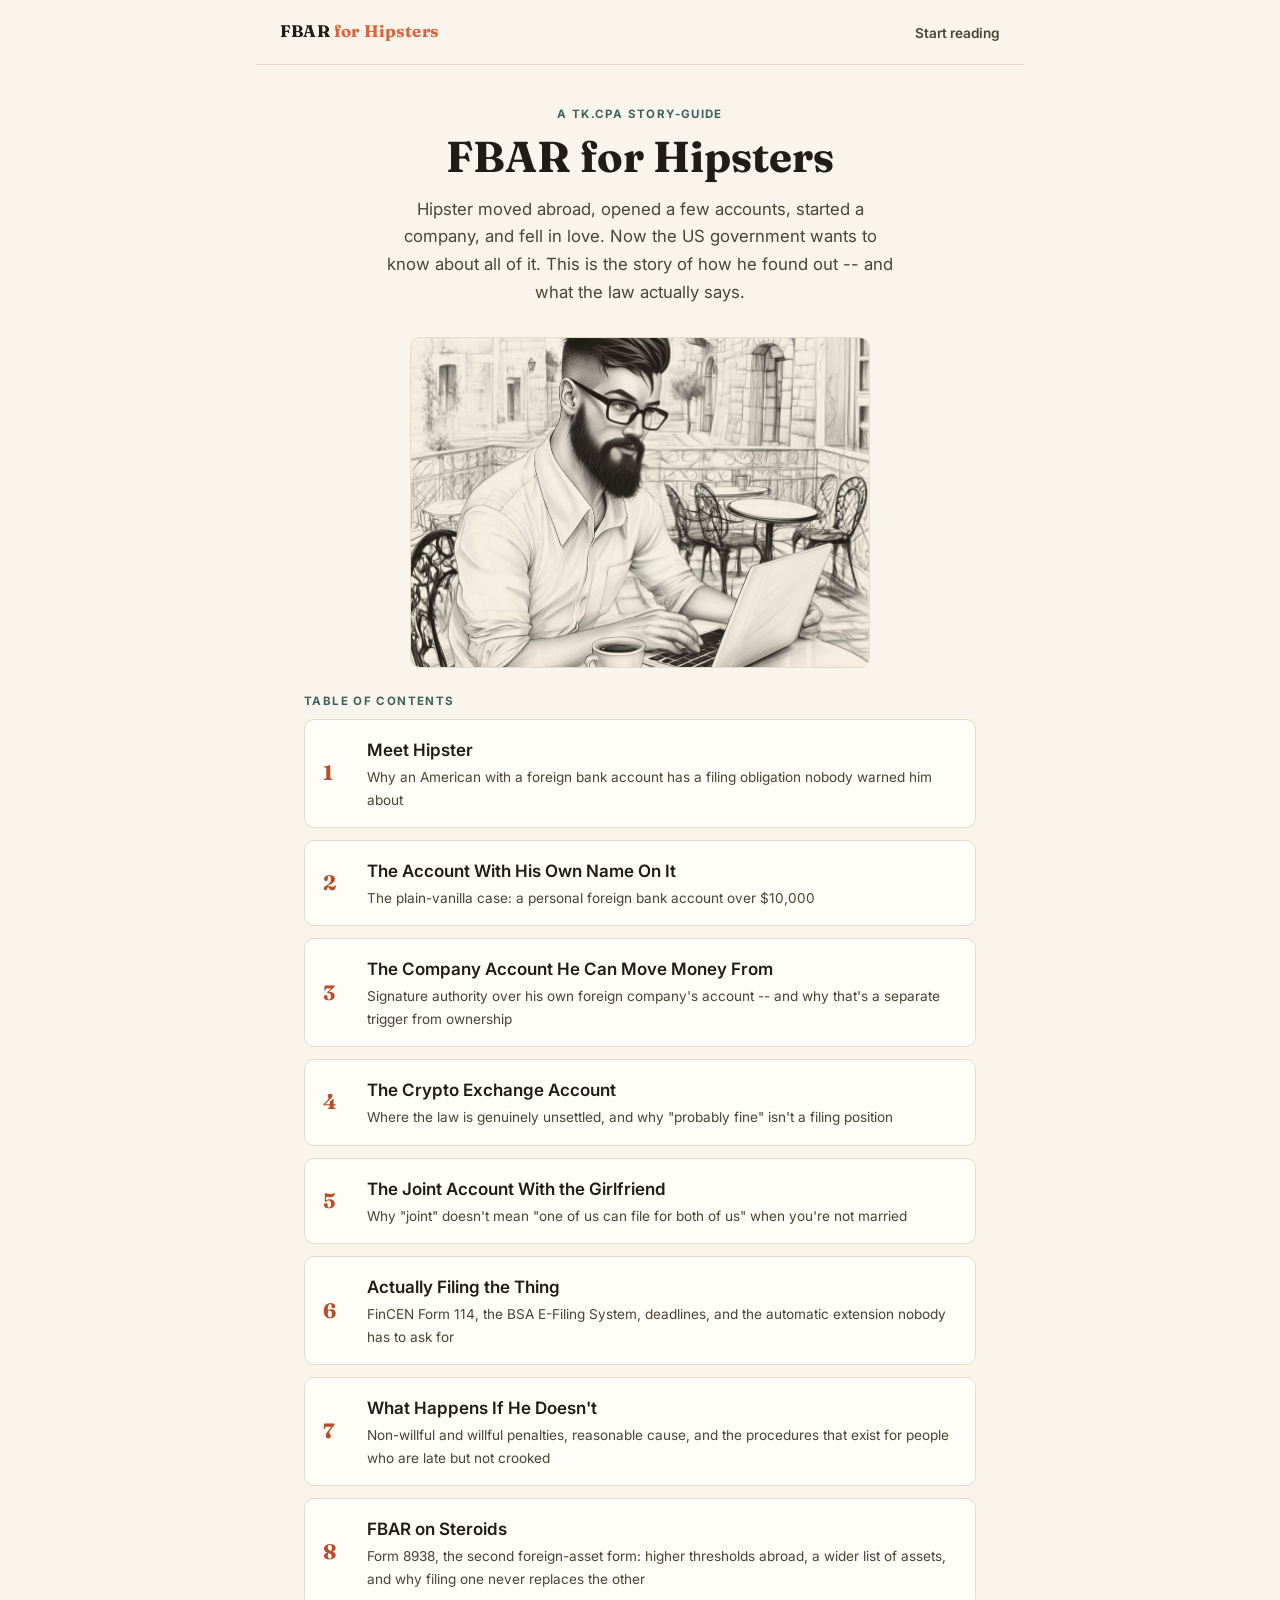
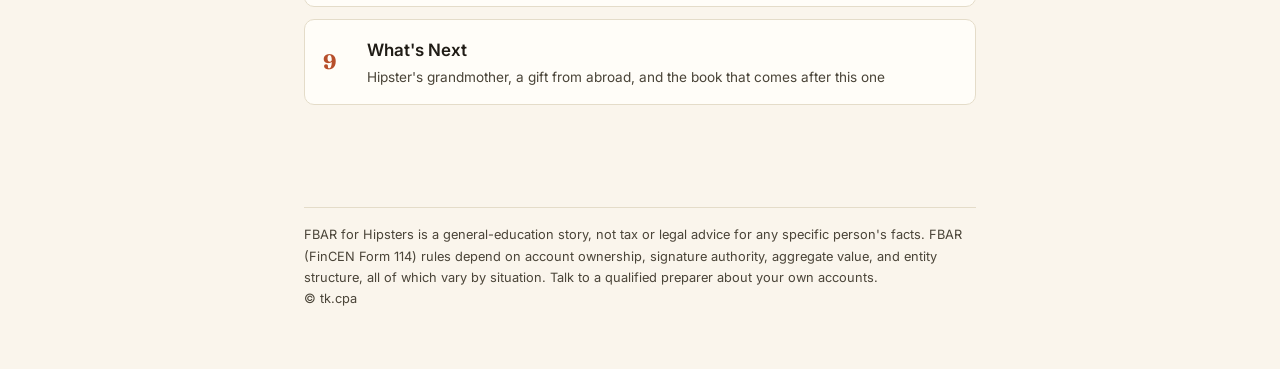
<file: index.html>
<!doctype html>
<html lang="en">
<head>
<meta charset="utf-8">
<meta name="viewport" content="width=device-width, initial-scale=1">
<title>FBAR for Hipsters -- The Foreign Bank Account Report, Explained Through One Very Confused Expat</title>
<meta name="description" content="FBAR for Hipsters walks through FinCEN Form 114 -- the Report of Foreign Bank and Financial Accounts -- through the story of Hipster, an expat entrepreneur who has no idea why the US government cares about his bank account in another country.">
<link rel="canonical" href="https://fbarbook.com/">
<link rel="stylesheet" href="assets/style.css">
<meta property="og:type" content="book">
<meta property="og:title" content="FBAR for Hipsters">
<meta property="og:description" content="The Report of Foreign Bank and Financial Accounts, explained through one very confused expat entrepreneur.">
<meta property="og:url" content="https://fbarbook.com/">
<meta name="twitter:card" content="summary">
<script type="application/ld+json">
{
  "@context": "https://schema.org",
  "@type": "Book",
  "name": "FBAR for Hipsters",
  "description": "A story-driven guide to FinCEN Form 114 (the FBAR) for US persons with foreign financial accounts, told through the story of an expat entrepreneur named Hipster.",
  "author": {"@type":"Organization","name":"tk.cpa"},
  "inLanguage": "en",
  "url": "https://fbarbook.com/",
  "genre": "Educational",
  "about": {"@type":"Thing","name":"Report of Foreign Bank and Financial Accounts (FBAR)"}
}
</script>
</head>
<body>
<header class="site-header">
  <a class="brand" href="index.html">FBAR <span>for Hipsters</span></a>
  <nav><a href="01-meet-hipster.html">Start reading</a></nav>
</header>

<main class="page cover">
  <p class="kicker">A tk.cpa story-guide</p>
  <h1>FBAR for Hipsters</h1>
  <p class="lede">Hipster moved abroad, opened a few accounts, started a company, and fell in love. Now the US government wants to know about all of it. This is the story of how he found out -- and what the law actually says.</p>
  <div class="illo has-img cover-illo">
    <img src="assets/images/01-hipster-intro.jpg" alt="Hipster, bearded and bespectacled, working on a laptop at a cafe table on a terrace abroad, with a cup of coffee beside him." loading="lazy" width="960" height="691">
  </div>
</main>

<main class="page" style="padding-top:0;">
  <p class="kicker">Table of contents</p>
  <ol class="toc">
    <li><a href="01-meet-hipster.html"><span class="num">1</span><span><span class="t-title">Meet Hipster</span><span class="t-desc">Why an American with a foreign bank account has a filing obligation nobody warned him about</span></span></a></li>
    <li><a href="02-personal-account.html"><span class="num">2</span><span><span class="t-title">The Account With His Own Name On It</span><span class="t-desc">The plain-vanilla case: a personal foreign bank account over $10,000</span></span></a></li>
    <li><a href="03-signature-authority.html"><span class="num">3</span><span><span class="t-title">The Company Account He Can Move Money From</span><span class="t-desc">Signature authority over his own foreign company's account -- and why that's a separate trigger from ownership</span></span></a></li>
    <li><a href="04-crypto-account.html"><span class="num">4</span><span><span class="t-title">The Crypto Exchange Account</span><span class="t-desc">Where the law is genuinely unsettled, and why "probably fine" isn't a filing position</span></span></a></li>
    <li><a href="05-joint-account.html"><span class="num">5</span><span><span class="t-title">The Joint Account With the Girlfriend</span><span class="t-desc">Why "joint" doesn't mean "one of us can file for both of us" when you're not married</span></span></a></li>
    <li><a href="06-filing-the-fbar.html"><span class="num">6</span><span><span class="t-title">Actually Filing the Thing</span><span class="t-desc">FinCEN Form 114, the BSA E-Filing System, deadlines, and the automatic extension nobody has to ask for</span></span></a></li>
    <li><a href="07-penalties.html"><span class="num">7</span><span><span class="t-title">What Happens If He Doesn't</span><span class="t-desc">Non-willful and willful penalties, reasonable cause, and the procedures that exist for people who are late but not crooked</span></span></a></li>
    <li><a href="08-fbar-on-steroids.html"><span class="num">8</span><span><span class="t-title">FBAR on Steroids</span><span class="t-desc">Form 8938, the second foreign-asset form: higher thresholds abroad, a wider list of assets, and why filing one never replaces the other</span></span></a></li>
    <li><a href="09-whats-next.html"><span class="num">9</span><span><span class="t-title">What's Next</span><span class="t-desc">Hipster's grandmother, a gift from abroad, and the book that comes after this one</span></span></a></li>
  </ol>
</main>

<footer class="site-footer">
  <div class="disclaimer">FBAR for Hipsters is a general-education story, not tax or legal advice for any specific person's facts. FBAR (FinCEN Form 114) rules depend on account ownership, signature authority, aggregate value, and entity structure, all of which vary by situation. Talk to a qualified preparer about your own accounts.<br>&copy; tk.cpa</div>
</footer>
</body>
</html>
</file>
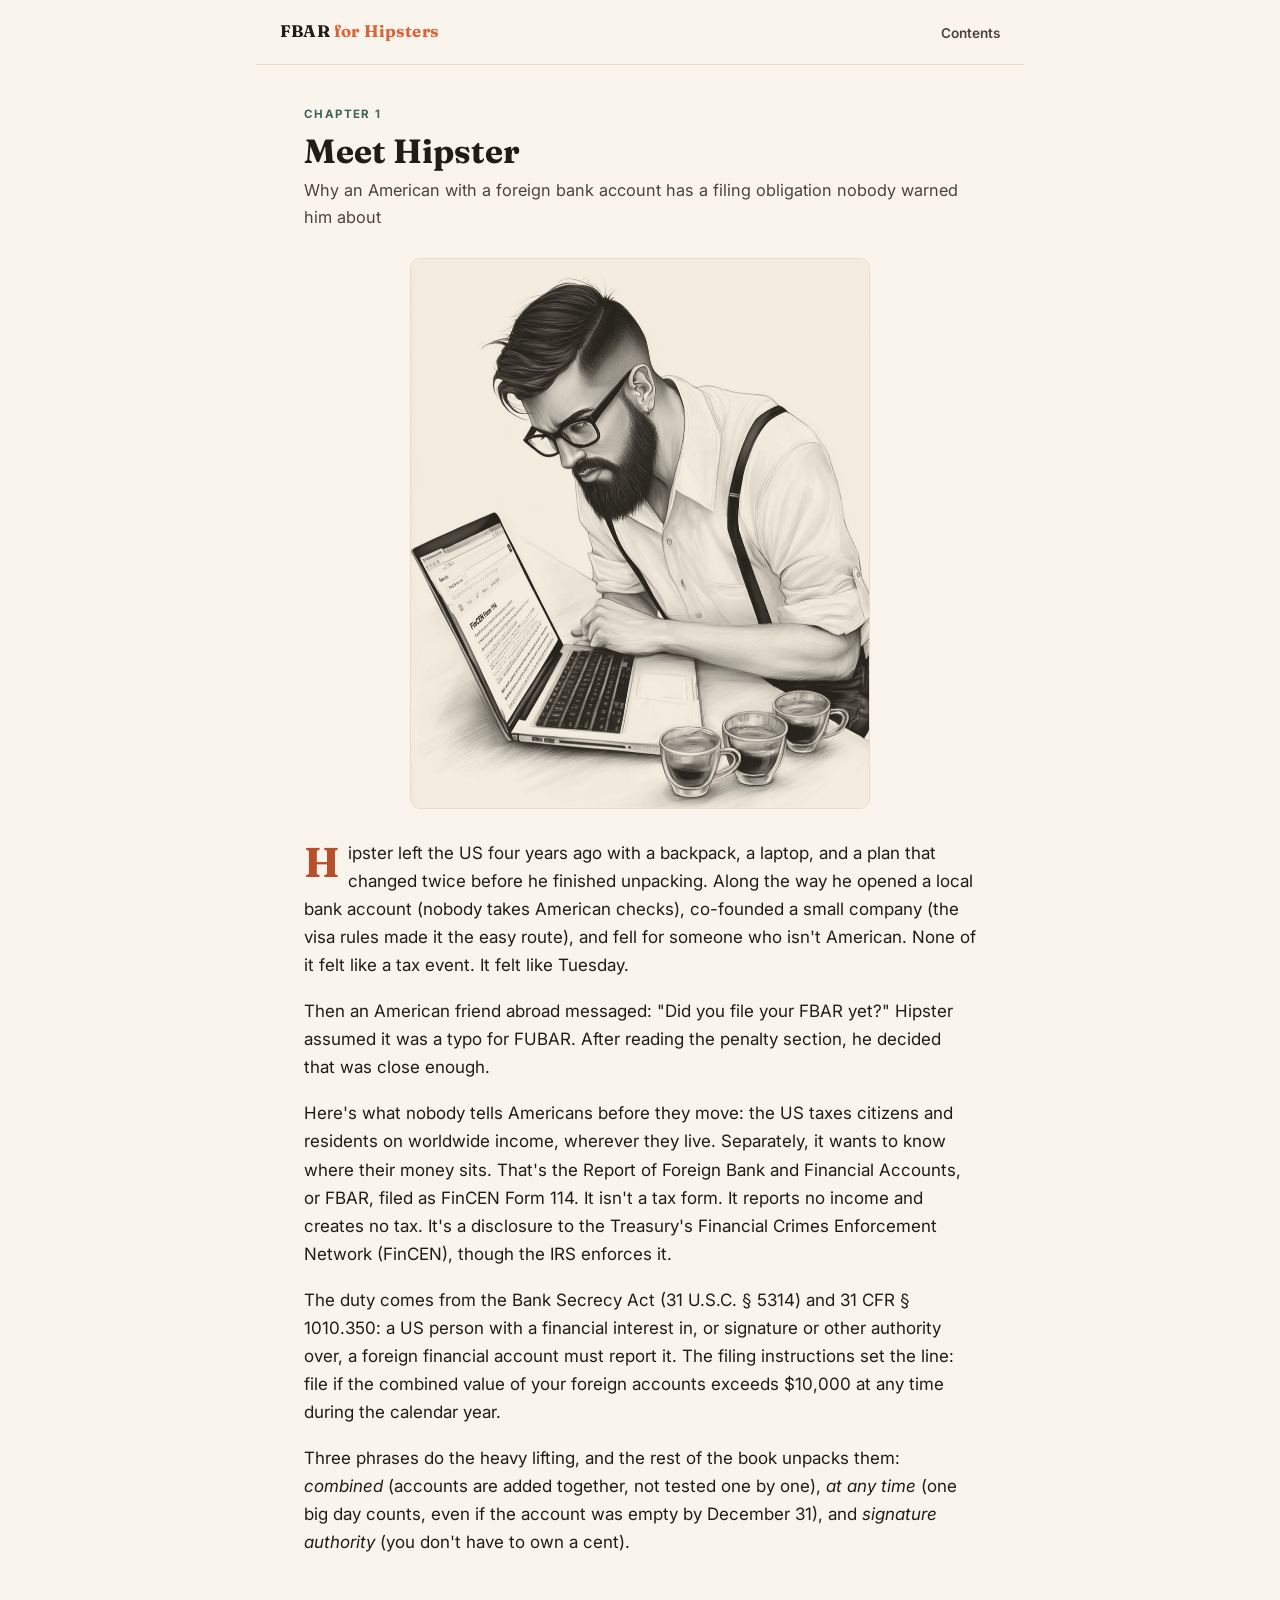
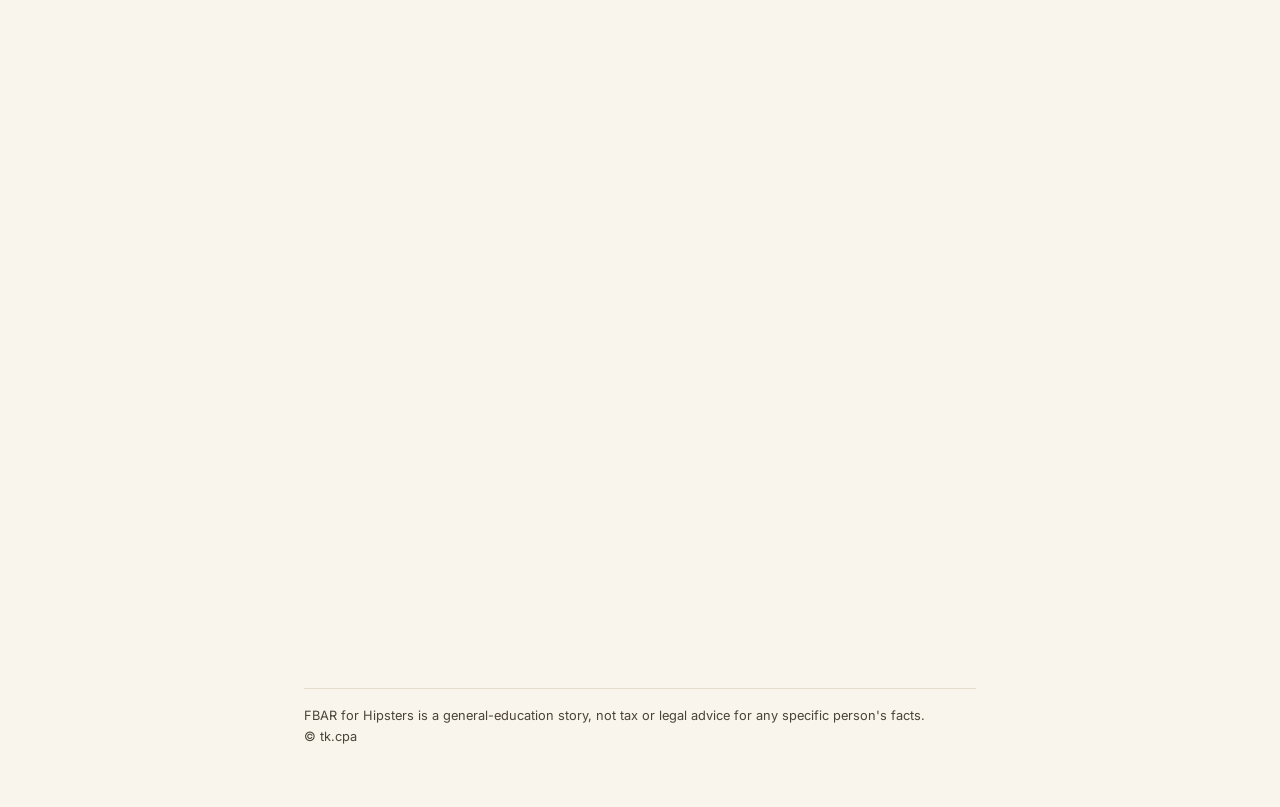
<file: 01-meet-hipster.html>
<!doctype html>
<html lang="en">
<head>
<meta charset="utf-8">
<meta name="viewport" content="width=device-width, initial-scale=1">
<title>Meet Hipster -- FBAR for Hipsters, Chapter 1</title>
<meta name="description" content="Hipster is a US person living abroad who just learned the words Foreign Bank Account Report for the first time. Chapter 1 sets up why FBAR exists and who it applies to under 31 U.S.C. 5314.">
<link rel="canonical" href="https://fbarbook.com/01-meet-hipster.html">
<link rel="stylesheet" href="assets/style.css">
</head>
<body>
<header class="site-header">
  <a class="brand" href="index.html">FBAR <span>for Hipsters</span></a>
  <nav><a href="index.html">Contents</a></nav>
</header>

<main class="page">
  <p class="kicker">Chapter 1</p>
  <h1 class="title">Meet Hipster</h1>
  <p class="subtitle">Why an American with a foreign bank account has a filing obligation nobody warned him about</p>

  <div class="illo has-img cover-illo" style="margin:0 auto 30px;"><img src="assets/images/01-meet-hipster.jpg" alt="Hipster hunched over a laptop showing a FinCEN Form 114 search result, frowning, with three small coffee cups on the table beside him." loading="lazy" width="900" height="1078"></div>

  <div class="story">
    <p>Hipster left the US four years ago with a backpack, a laptop, and a plan that changed twice before he finished unpacking. Along the way he opened a local bank account (nobody takes American checks), co-founded a small company (the visa rules made it the easy route), and fell for someone who isn't American. None of it felt like a tax event. It felt like Tuesday.</p>
    <p>Then an American friend abroad messaged: "Did you file your FBAR yet?" Hipster assumed it was a typo for FUBAR. After reading the penalty section, he decided that was close enough.</p>
    <p>Here's what nobody tells Americans before they move: the US taxes citizens and residents on worldwide income, wherever they live. Separately, it wants to know where their money sits. That's the Report of Foreign Bank and Financial Accounts, or FBAR, filed as FinCEN Form 114. It isn't a tax form. It reports no income and creates no tax. It's a disclosure to the Treasury's Financial Crimes Enforcement Network (FinCEN), though the IRS enforces it.</p>
    <p>The duty comes from the Bank Secrecy Act (31 U.S.C. &sect; 5314) and 31 CFR &sect; 1010.350: a US person with a financial interest in, or signature or other authority over, a foreign financial account must report it. The filing instructions set the line: file if the combined value of your foreign accounts exceeds $10,000 at any time during the calendar year.</p>
    <p>Three phrases do the heavy lifting, and the rest of the book unpacks them: <em>combined</em> (accounts are added together, not tested one by one), <em>at any time</em> (one big day counts, even if the account was empty by December 31), and <em>signature authority</em> (you don't have to own a cent).</p>
  </div>

  <div class="callout law">
    <h3>The Law, Actually</h3>
    <ul>
      <li><span class="cite">31 U.S.C. &sect; 5314</span> -- statutory authority for requiring US persons to report relationships with foreign financial agencies.</li>
      <li><span class="cite">31 CFR &sect; 1010.350(a)</span> -- a US person with a financial interest in, or signature or other authority over, a bank, securities, or other financial account in a foreign country must report it.</li>
      <li><span class="cite">FinCEN FBAR filing instructions</span> -- file if the aggregate value of foreign financial accounts exceeds $10,000 at any time during the calendar year; filed electronically through the BSA E-Filing System.</li>
    </ul>
  </div>

  <div class="callout bottom">
    <h3>Bottom Line</h3>
    <p>If you're a US person and your combined foreign accounts exceeded $10,000 at any time during the year, even for a day, you likely have an FBAR to file. It's separate from your tax return and has its own filing system. Next: Hipster's actual accounts, and why "foreign account" covers more than he thought.</p>
  </div>

  <nav class="pagenav">
    <a class="toc-link" href="index.html">Contents</a>
    <a class="next" href="02-personal-account.html"><span class="arrow">&rarr;</span> Chapter 2: The Personal Account</a>
  </nav>
</main>

<footer class="site-footer">
  <div class="disclaimer">FBAR for Hipsters is a general-education story, not tax or legal advice for any specific person's facts.<br>&copy; tk.cpa</div>
</footer>
</body>
</html>
</file>
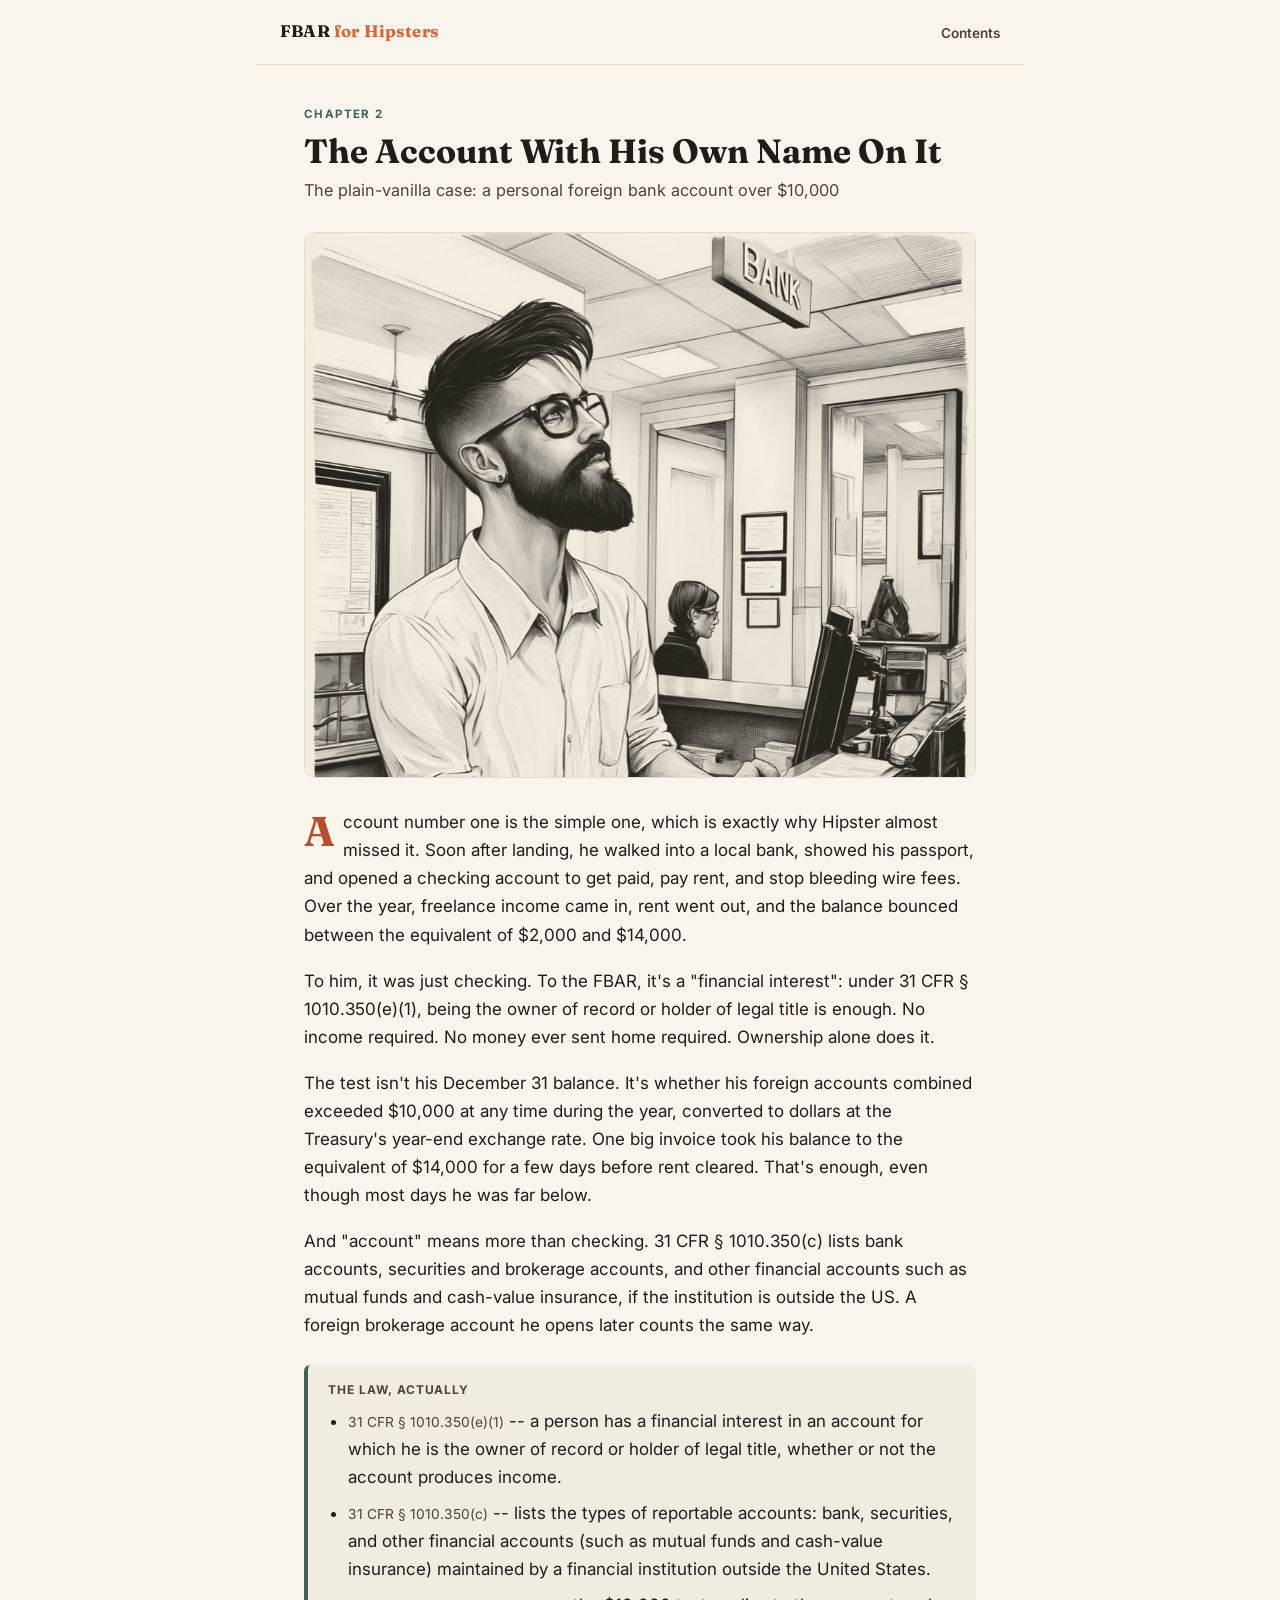
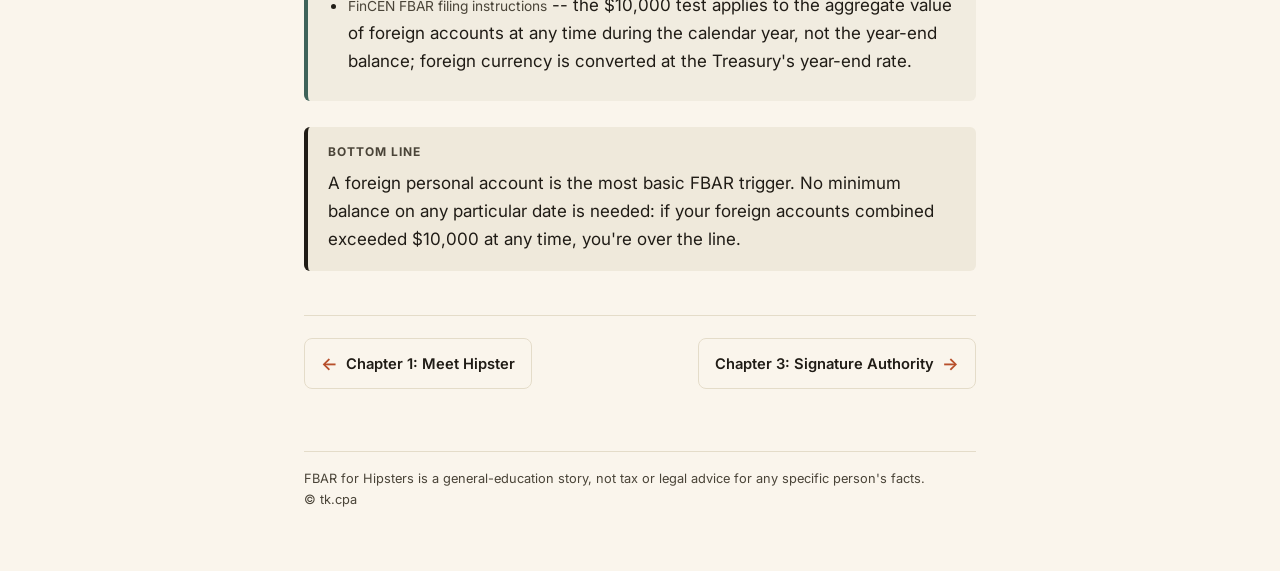
<file: 02-personal-account.html>
<!doctype html>
<html lang="en">
<head>
<meta charset="utf-8">
<meta name="viewport" content="width=device-width, initial-scale=1">
<title>The Account With His Own Name On It -- FBAR for Hipsters, Chapter 2</title>
<meta name="description" content="Chapter 2 covers the baseline FBAR case: a personal foreign bank account, financial interest under 31 CFR 1010.350(e)(1), and the $10,000 aggregate test.">
<link rel="canonical" href="https://fbarbook.com/02-personal-account.html">
<link rel="stylesheet" href="assets/style.css">
</head>
<body>
<header class="site-header">
  <a class="brand" href="index.html">FBAR <span>for Hipsters</span></a>
  <nav><a href="index.html">Contents</a></nav>
</header>

<main class="page">
  <p class="kicker">Chapter 2</p>
  <h1 class="title">The Account With His Own Name On It</h1>
  <p class="subtitle">The plain-vanilla case: a personal foreign bank account over $10,000</p>

  <div class="illo has-img"><img src="assets/images/02-bank-counter.jpg" alt="Hipster standing at a bank counter, looking up and to the side, one hand resting on a slip of paper, a teller visible in the background behind a glass partition." loading="lazy" width="920" height="748"></div>

  <div class="story">
    <p>Account number one is the simple one, which is exactly why Hipster almost missed it. Soon after landing, he walked into a local bank, showed his passport, and opened a checking account to get paid, pay rent, and stop bleeding wire fees. Over the year, freelance income came in, rent went out, and the balance bounced between the equivalent of $2,000 and $14,000.</p>
    <p>To him, it was just checking. To the FBAR, it's a "financial interest": under 31 CFR &sect; 1010.350(e)(1), being the owner of record or holder of legal title is enough. No income required. No money ever sent home required. Ownership alone does it.</p>
    <p>The test isn't his December 31 balance. It's whether his foreign accounts combined exceeded $10,000 at any time during the year, converted to dollars at the Treasury's year-end exchange rate. One big invoice took his balance to the equivalent of $14,000 for a few days before rent cleared. That's enough, even though most days he was far below.</p>
    <p>And "account" means more than checking. 31 CFR &sect; 1010.350(c) lists bank accounts, securities and brokerage accounts, and other financial accounts such as mutual funds and cash-value insurance, if the institution is outside the US. A foreign brokerage account he opens later counts the same way.</p>
  </div>

  <div class="callout law">
    <h3>The Law, Actually</h3>
    <ul>
      <li><span class="cite">31 CFR &sect; 1010.350(e)(1)</span> -- a person has a financial interest in an account for which he is the owner of record or holder of legal title, whether or not the account produces income.</li>
      <li><span class="cite">31 CFR &sect; 1010.350(c)</span> -- lists the types of reportable accounts: bank, securities, and other financial accounts (such as mutual funds and cash-value insurance) maintained by a financial institution outside the United States.</li>
      <li><span class="cite">FinCEN FBAR filing instructions</span> -- the $10,000 test applies to the aggregate value of foreign accounts at any time during the calendar year, not the year-end balance; foreign currency is converted at the Treasury's year-end rate.</li>
    </ul>
  </div>

  <div class="callout bottom">
    <h3>Bottom Line</h3>
    <p>A foreign personal account is the most basic FBAR trigger. No minimum balance on any particular date is needed: if your foreign accounts combined exceeded $10,000 at any time, you're over the line.</p>
  </div>

  <nav class="pagenav">
    <a href="01-meet-hipster.html"><span class="arrow">&larr;</span> Chapter 1: Meet Hipster</a>
    <a class="next" href="03-signature-authority.html"><span class="arrow">&rarr;</span> Chapter 3: Signature Authority</a>
  </nav>
</main>

<footer class="site-footer">
  <div class="disclaimer">FBAR for Hipsters is a general-education story, not tax or legal advice for any specific person's facts.<br>&copy; tk.cpa</div>
</footer>
</body>
</html>
</file>
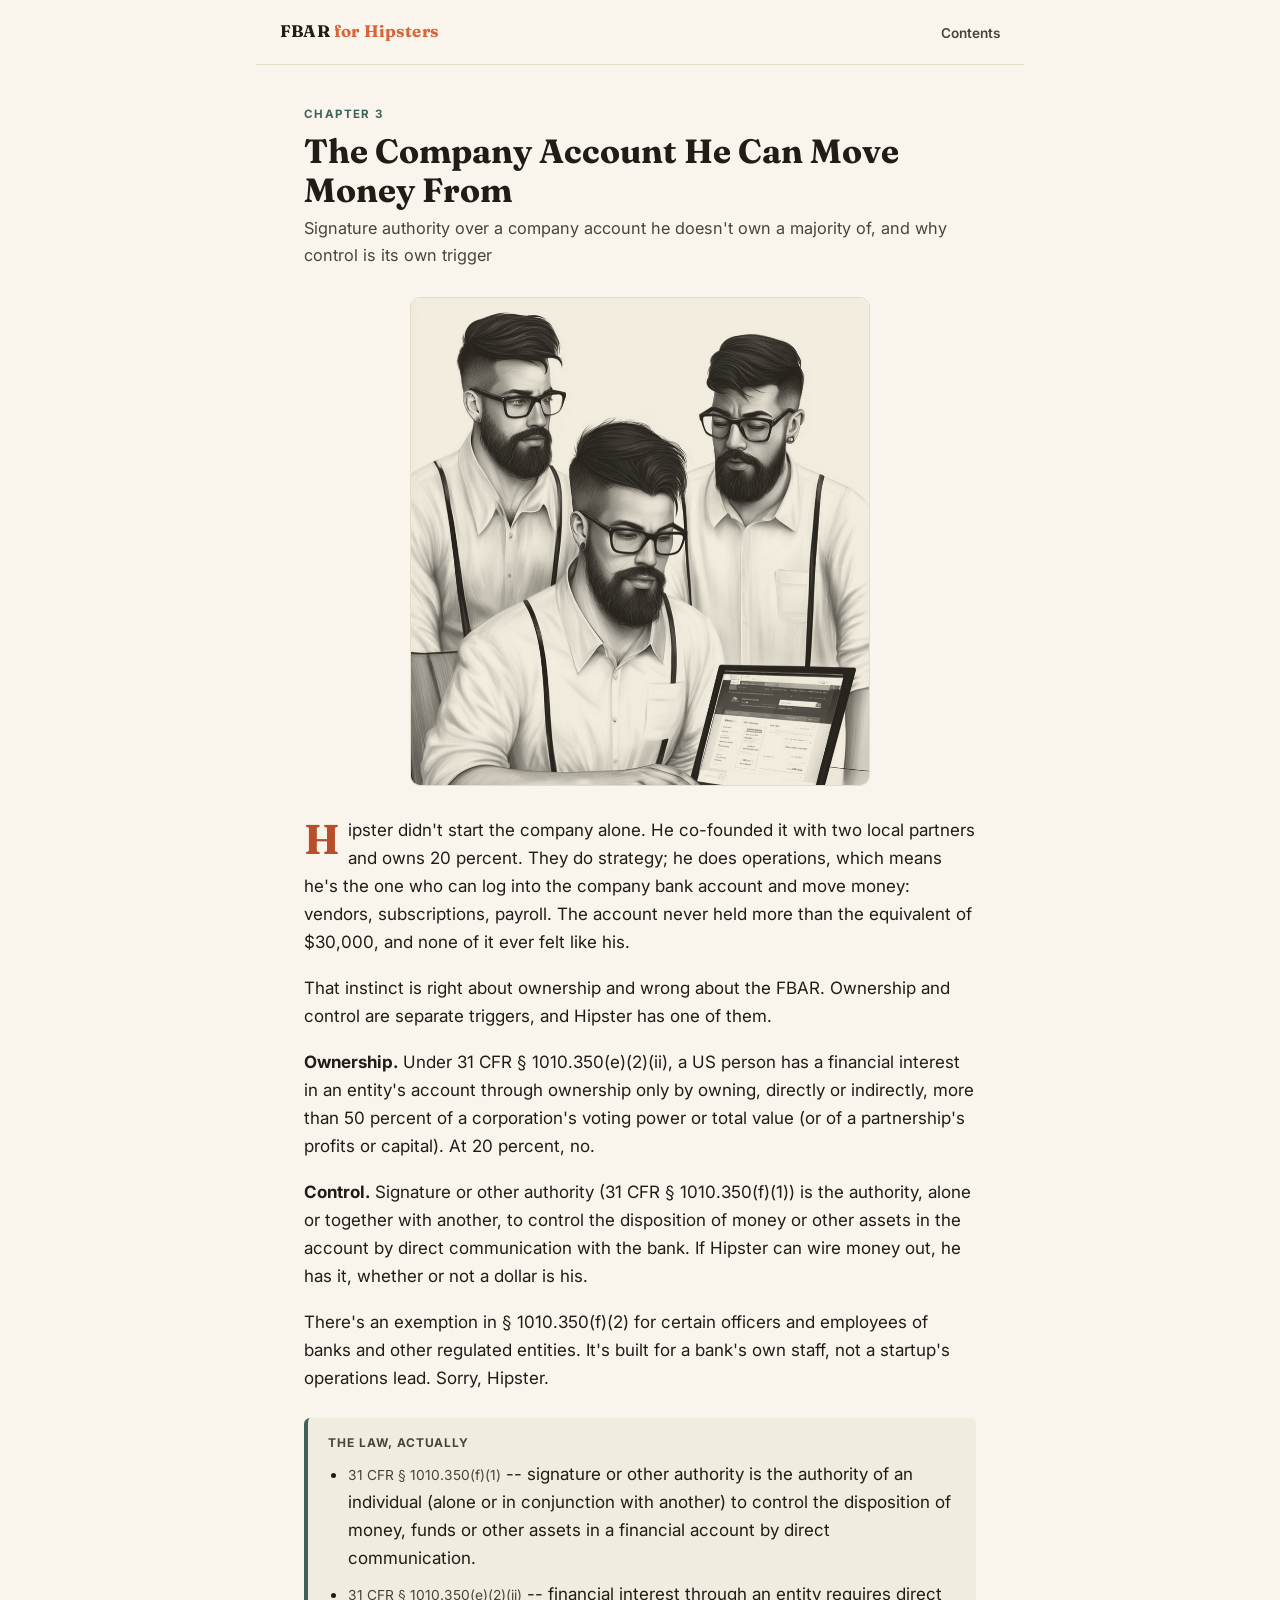
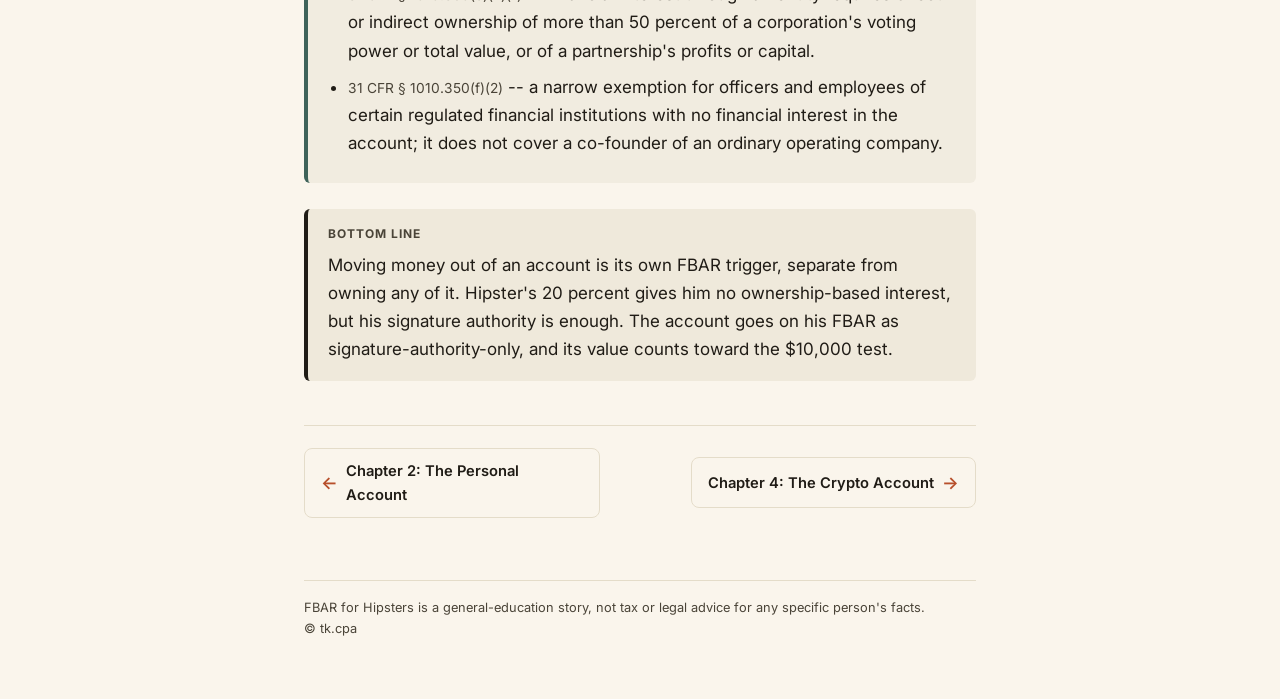
<file: 03-signature-authority.html>
<!doctype html>
<html lang="en">
<head>
<meta charset="utf-8">
<meta name="viewport" content="width=device-width, initial-scale=1">
<title>The Company Account He Can Move Money From -- FBAR for Hipsters, Chapter 3</title>
<meta name="description" content="Chapter 3 explains FBAR signature authority under 31 CFR 1010.350(f)(1) using a 20 percent co-founder who can move money from a foreign company account he does not own a majority of.">
<link rel="canonical" href="https://fbarbook.com/03-signature-authority.html">
<link rel="stylesheet" href="assets/style.css">
</head>
<body>
<header class="site-header">
  <a class="brand" href="index.html">FBAR <span>for Hipsters</span></a>
  <nav><a href="index.html">Contents</a></nav>
</header>

<main class="page">
  <p class="kicker">Chapter 3</p>
  <h1 class="title">The Company Account He Can Move Money From</h1>
  <p class="subtitle">Signature authority over a company account he doesn't own a majority of, and why control is its own trigger</p>

  <div class="illo has-img cover-illo" style="margin:0 auto 30px;"><img src="assets/images/03-company-account.jpg" alt="Hipster seated at a laptop showing an online banking page, with his two business partners standing behind him and looking at the screen." loading="lazy" width="900" height="956"></div>

  <div class="story">
    <p>Hipster didn't start the company alone. He co-founded it with two local partners and owns 20 percent. They do strategy; he does operations, which means he's the one who can log into the company bank account and move money: vendors, subscriptions, payroll. The account never held more than the equivalent of $30,000, and none of it ever felt like his.</p>
    <p>That instinct is right about ownership and wrong about the FBAR. Ownership and control are separate triggers, and Hipster has one of them.</p>
    <p><strong>Ownership.</strong> Under 31 CFR &sect; 1010.350(e)(2)(ii), a US person has a financial interest in an entity's account through ownership only by owning, directly or indirectly, more than 50 percent of a corporation's voting power or total value (or of a partnership's profits or capital). At 20 percent, no.</p>
    <p><strong>Control.</strong> Signature or other authority (31 CFR &sect; 1010.350(f)(1)) is the authority, alone or together with another, to control the disposition of money or other assets in the account by direct communication with the bank. If Hipster can wire money out, he has it, whether or not a dollar is his.</p>
    <p>There's an exemption in &sect; 1010.350(f)(2) for certain officers and employees of banks and other regulated entities. It's built for a bank's own staff, not a startup's operations lead. Sorry, Hipster.</p>
  </div>

  <div class="callout law">
    <h3>The Law, Actually</h3>
    <ul>
      <li><span class="cite">31 CFR &sect; 1010.350(f)(1)</span> -- signature or other authority is the authority of an individual (alone or in conjunction with another) to control the disposition of money, funds or other assets in a financial account by direct communication.</li>
      <li><span class="cite">31 CFR &sect; 1010.350(e)(2)(ii)</span> -- financial interest through an entity requires direct or indirect ownership of more than 50 percent of a corporation's voting power or total value, or of a partnership's profits or capital.</li>
      <li><span class="cite">31 CFR &sect; 1010.350(f)(2)</span> -- a narrow exemption for officers and employees of certain regulated financial institutions with no financial interest in the account; it does not cover a co-founder of an ordinary operating company.</li>
    </ul>
  </div>

  <div class="callout bottom">
    <h3>Bottom Line</h3>
    <p>Moving money out of an account is its own FBAR trigger, separate from owning any of it. Hipster's 20 percent gives him no ownership-based interest, but his signature authority is enough. The account goes on his FBAR as signature-authority-only, and its value counts toward the $10,000 test.</p>
  </div>

  <nav class="pagenav">
    <a href="02-personal-account.html"><span class="arrow">&larr;</span> Chapter 2: The Personal Account</a>
    <a class="next" href="04-crypto-account.html"><span class="arrow">&rarr;</span> Chapter 4: The Crypto Account</a>
  </nav>
</main>

<footer class="site-footer">
  <div class="disclaimer">FBAR for Hipsters is a general-education story, not tax or legal advice for any specific person's facts.<br>&copy; tk.cpa</div>
</footer>
</body>
</html>
</file>
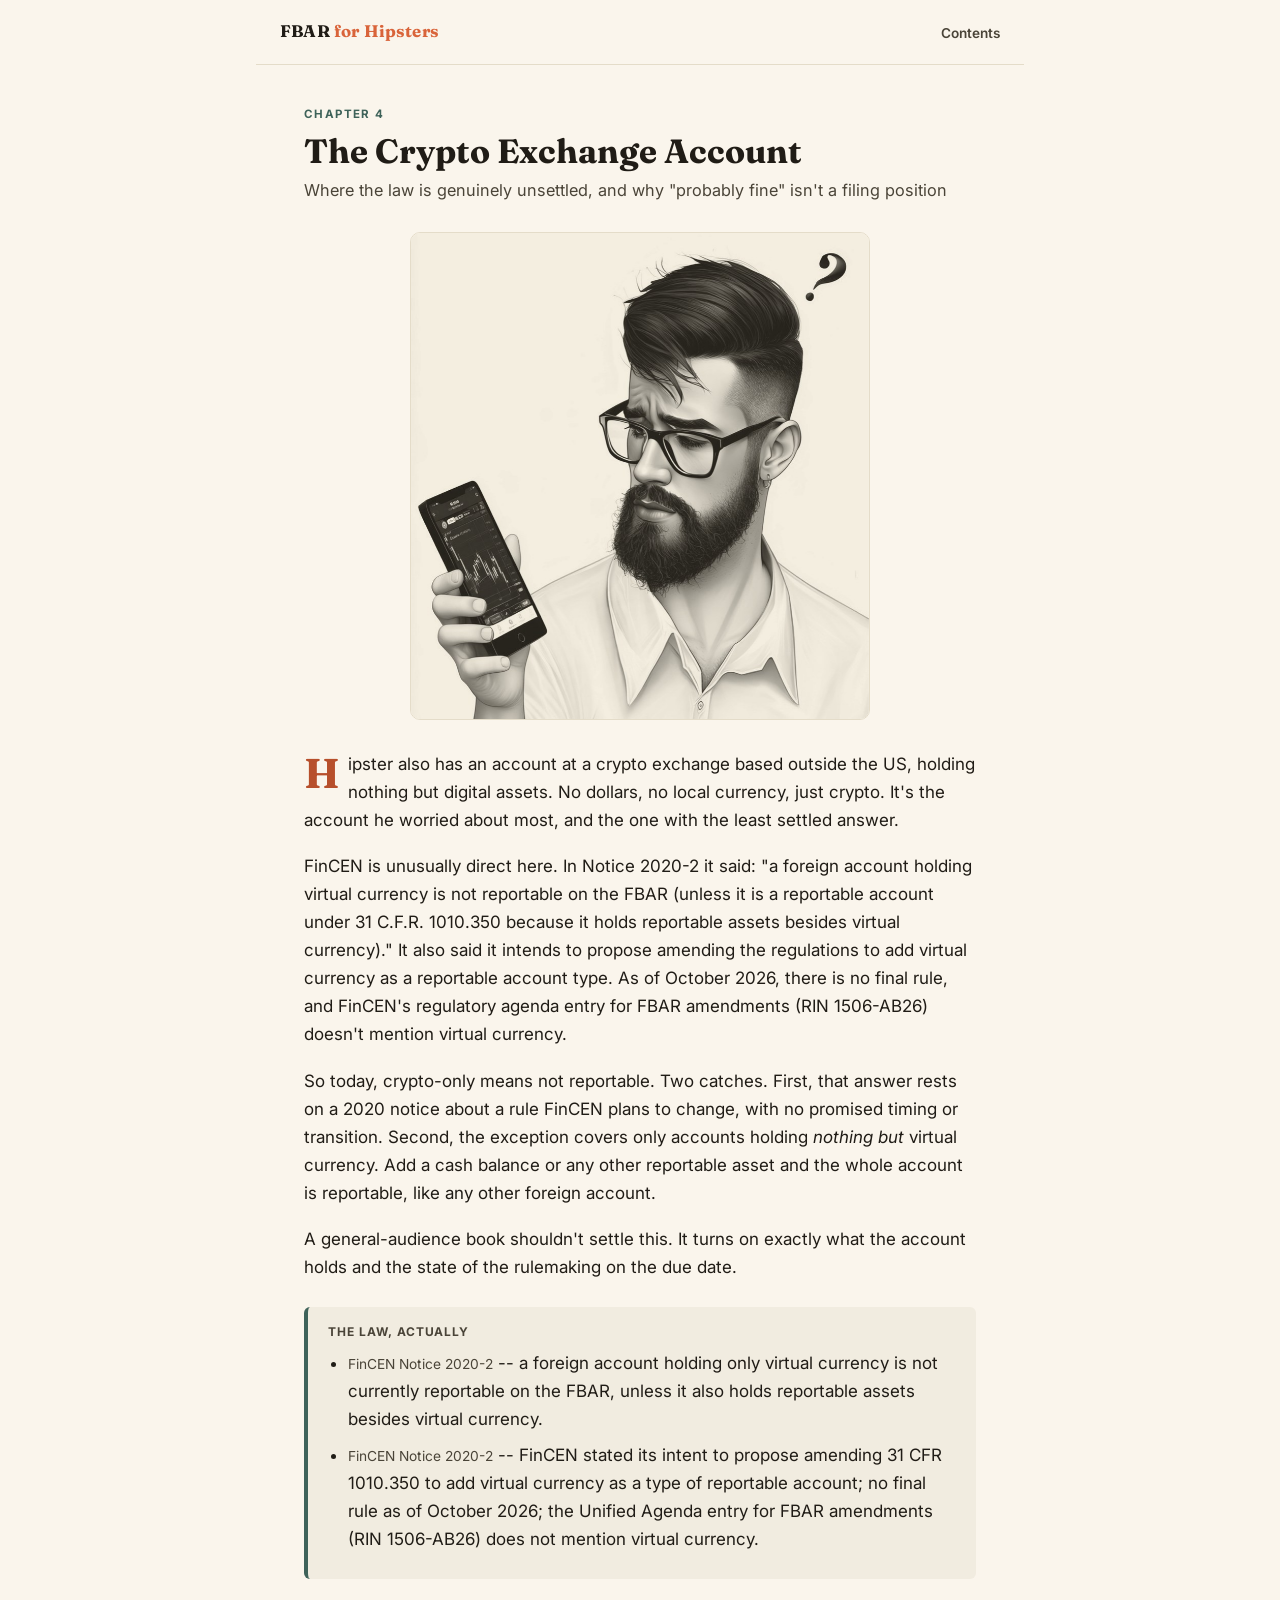
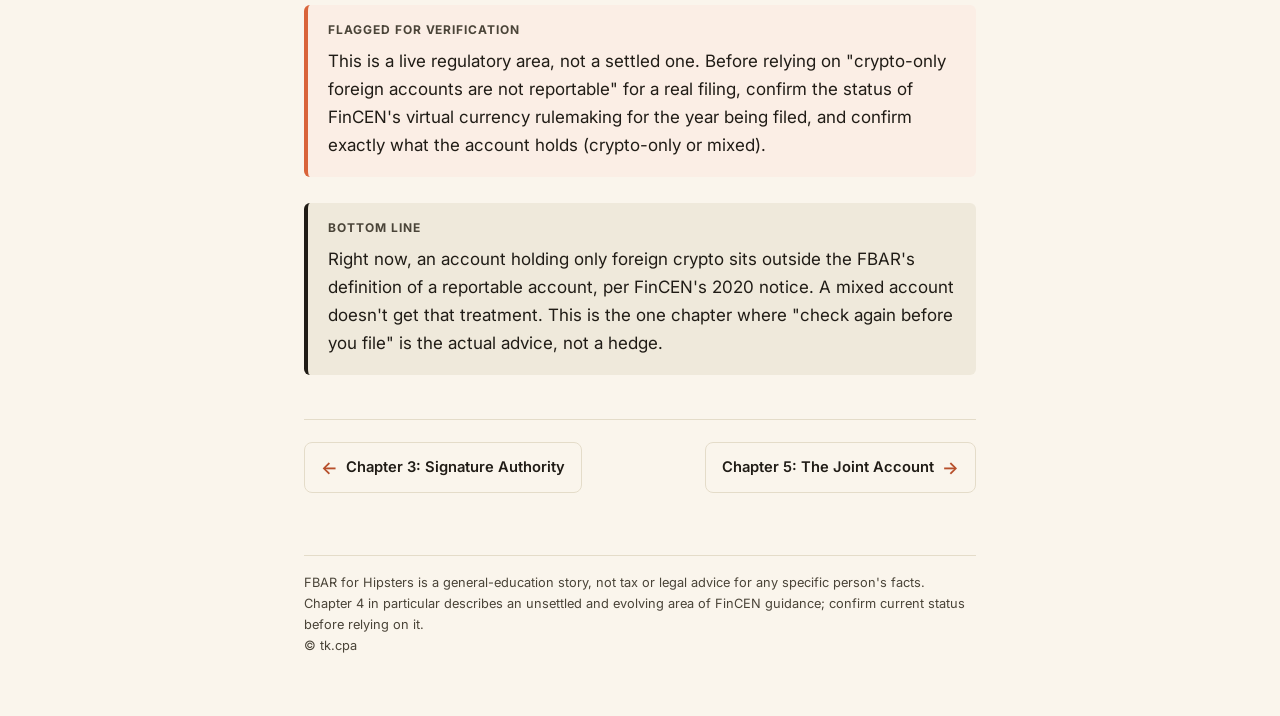
<file: 04-crypto-account.html>
<!doctype html>
<html lang="en">
<head>
<meta charset="utf-8">
<meta name="viewport" content="width=device-width, initial-scale=1">
<title>The Crypto Exchange Account -- FBAR for Hipsters, Chapter 4</title>
<meta name="description" content="Chapter 4 covers FBAR treatment of a foreign cryptocurrency exchange account under FinCEN Notice 2020-2, including the mixed-account exception and why this area needs ongoing verification.">
<link rel="canonical" href="https://fbarbook.com/04-crypto-account.html">
<link rel="stylesheet" href="assets/style.css">
</head>
<body>
<header class="site-header">
  <a class="brand" href="index.html">FBAR <span>for Hipsters</span></a>
  <nav><a href="index.html">Contents</a></nav>
</header>

<main class="page">
  <p class="kicker">Chapter 4</p>
  <h1 class="title">The Crypto Exchange Account</h1>
  <p class="subtitle">Where the law is genuinely unsettled, and why "probably fine" isn't a filing position</p>

  <div class="illo has-img cover-illo" style="margin:0 auto 30px;"><img src="assets/images/04-crypto-account.jpg" alt="Hipster holding a phone that shows a crypto exchange price chart, frowning at it, with a small question mark floating above his head." loading="lazy" width="900" height="956"></div>

  <div class="story">
    <p>Hipster also has an account at a crypto exchange based outside the US, holding nothing but digital assets. No dollars, no local currency, just crypto. It's the account he worried about most, and the one with the least settled answer.</p>
    <p>FinCEN is unusually direct here. In Notice 2020-2 it said: "a foreign account holding virtual currency is not reportable on the FBAR (unless it is a reportable account under 31 C.F.R. 1010.350 because it holds reportable assets besides virtual currency)." It also said it intends to propose amending the regulations to add virtual currency as a reportable account type. As of October 2026, there is no final rule, and FinCEN's regulatory agenda entry for FBAR amendments (RIN 1506-AB26) doesn't mention virtual currency.</p>
    <p>So today, crypto-only means not reportable. Two catches. First, that answer rests on a 2020 notice about a rule FinCEN plans to change, with no promised timing or transition. Second, the exception covers only accounts holding <em>nothing but</em> virtual currency. Add a cash balance or any other reportable asset and the whole account is reportable, like any other foreign account.</p>
    <p>A general-audience book shouldn't settle this. It turns on exactly what the account holds and the state of the rulemaking on the due date.</p>
  </div>

  <div class="callout law">
    <h3>The Law, Actually</h3>
    <ul>
      <li><span class="cite">FinCEN Notice 2020-2</span> -- a foreign account holding only virtual currency is not currently reportable on the FBAR, unless it also holds reportable assets besides virtual currency.</li>
      <li><span class="cite">FinCEN Notice 2020-2</span> -- FinCEN stated its intent to propose amending 31 CFR 1010.350 to add virtual currency as a type of reportable account; no final rule as of October 2026; the Unified Agenda entry for FBAR amendments (RIN 1506-AB26) does not mention virtual currency.</li>
    </ul>
  </div>

  <div class="callout flag">
    <h3>Flagged for Verification</h3>
    <p>This is a live regulatory area, not a settled one. Before relying on "crypto-only foreign accounts are not reportable" for a real filing, confirm the status of FinCEN's virtual currency rulemaking for the year being filed, and confirm exactly what the account holds (crypto-only or mixed).</p>
  </div>

  <div class="callout bottom">
    <h3>Bottom Line</h3>
    <p>Right now, an account holding only foreign crypto sits outside the FBAR's definition of a reportable account, per FinCEN's 2020 notice. A mixed account doesn't get that treatment. This is the one chapter where "check again before you file" is the actual advice, not a hedge.</p>
  </div>

  <nav class="pagenav">
    <a href="03-signature-authority.html"><span class="arrow">&larr;</span> Chapter 3: Signature Authority</a>
    <a class="next" href="05-joint-account.html"><span class="arrow">&rarr;</span> Chapter 5: The Joint Account</a>
  </nav>
</main>

<footer class="site-footer">
  <div class="disclaimer">FBAR for Hipsters is a general-education story, not tax or legal advice for any specific person's facts. Chapter 4 in particular describes an unsettled and evolving area of FinCEN guidance; confirm current status before relying on it.<br>&copy; tk.cpa</div>
</footer>
</body>
</html>
</file>
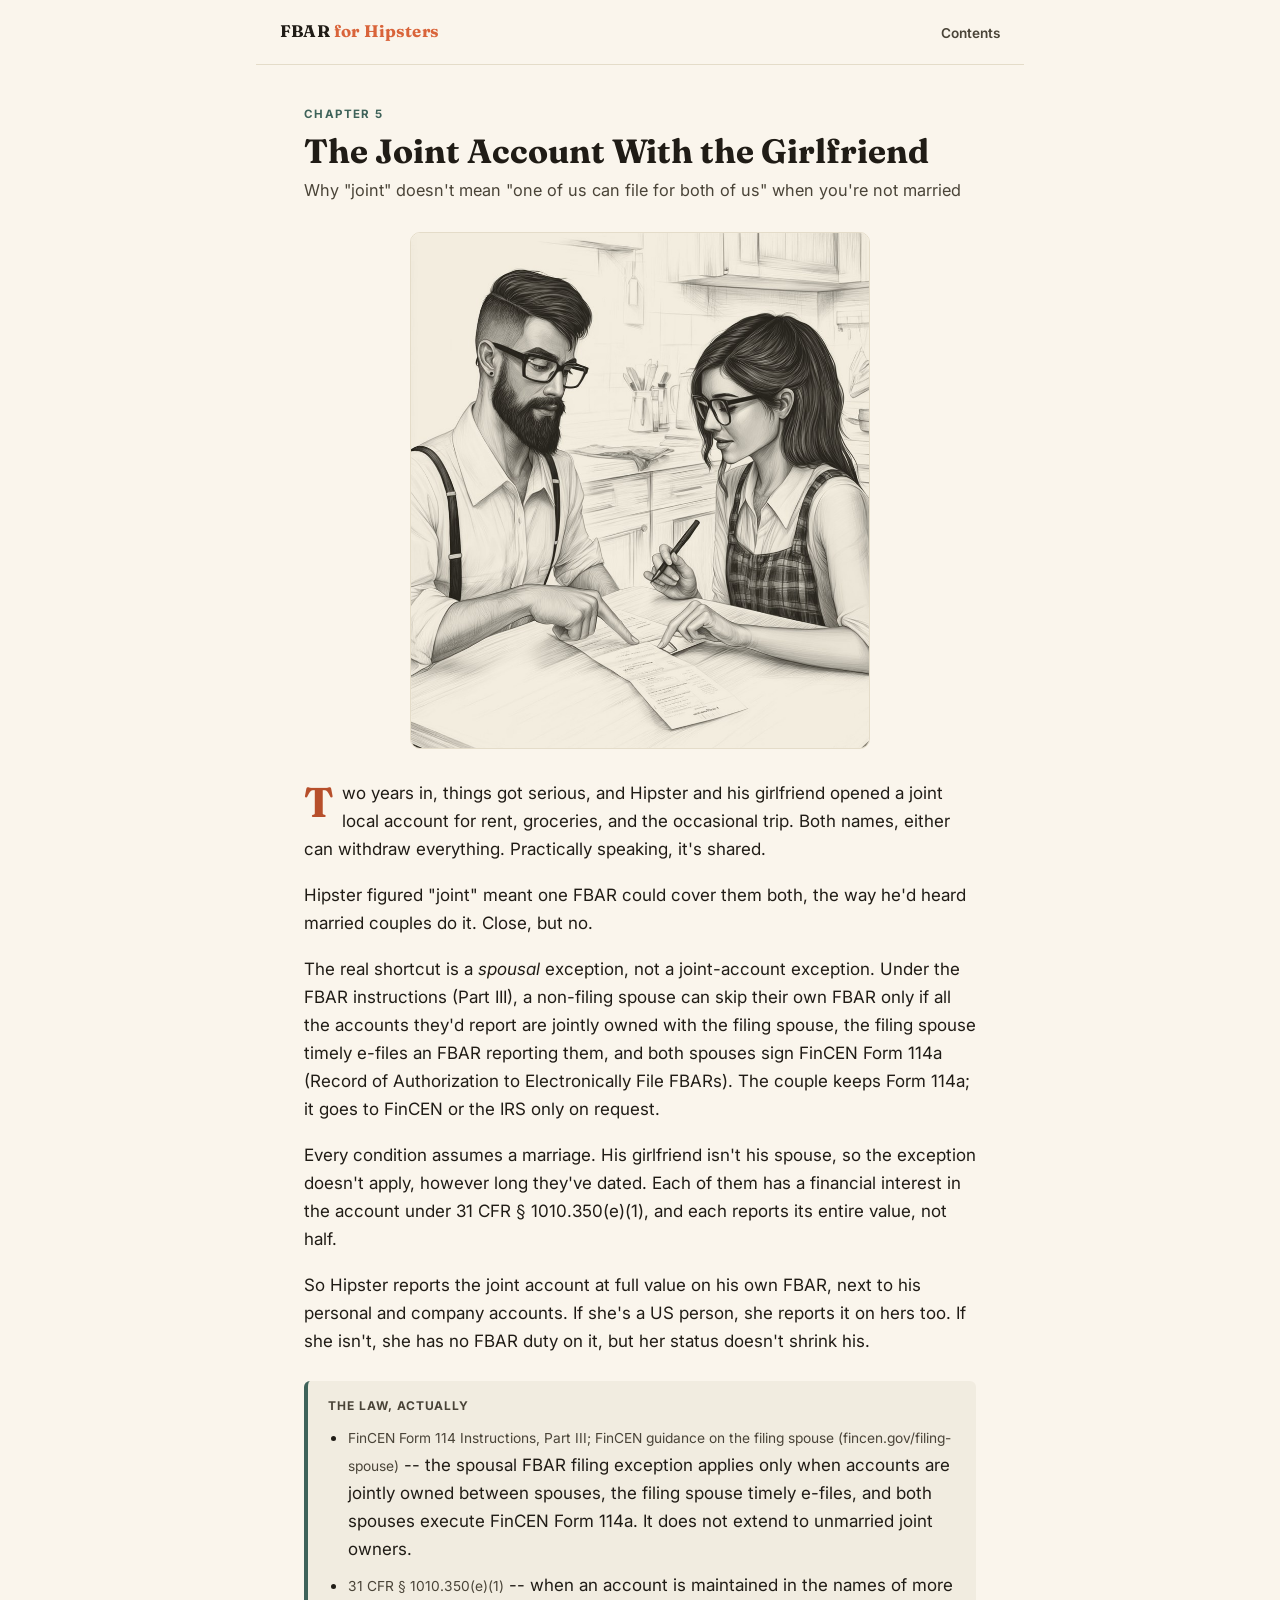
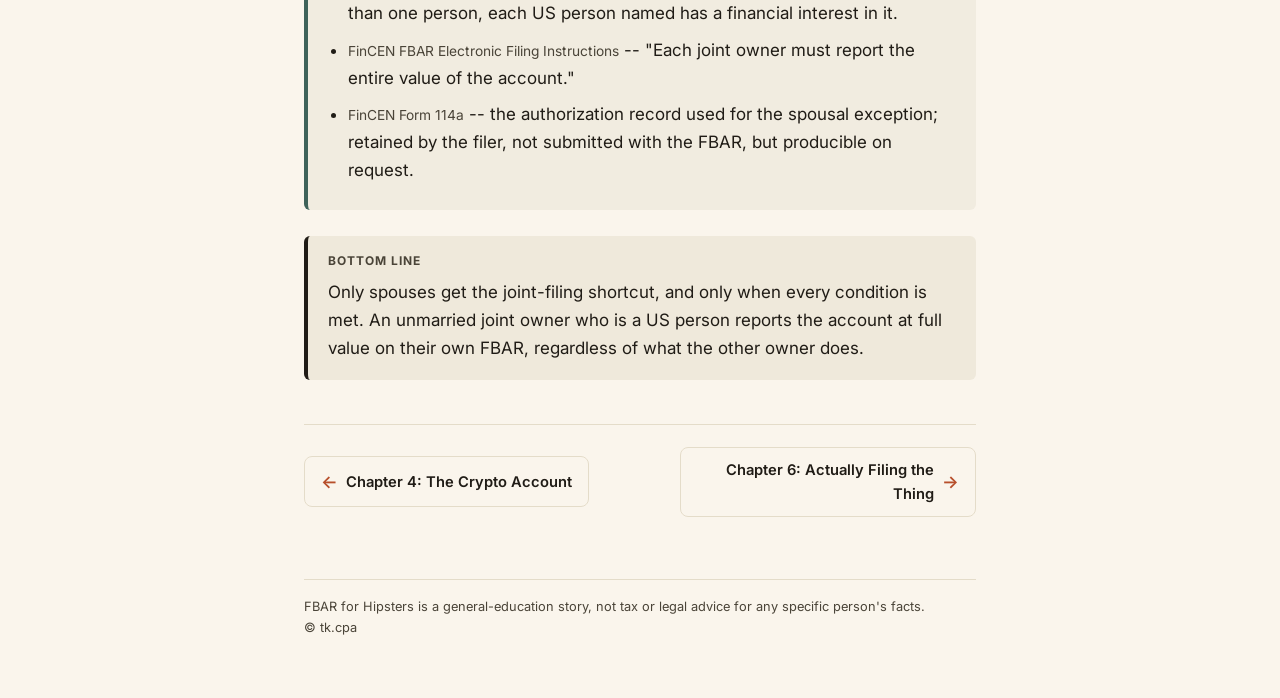
<file: 05-joint-account.html>
<!doctype html>
<html lang="en">
<head>
<meta charset="utf-8">
<meta name="viewport" content="width=device-width, initial-scale=1">
<title>The Joint Account With the Girlfriend -- FBAR for Hipsters, Chapter 5</title>
<meta name="description" content="Chapter 5 explains why the FBAR spousal filing exception under the FBAR instructions does not apply to unmarried joint account holders, using a joint account with a non-spouse partner as the example.">
<link rel="canonical" href="https://fbarbook.com/05-joint-account.html">
<link rel="stylesheet" href="assets/style.css">
</head>
<body>
<header class="site-header">
  <a class="brand" href="index.html">FBAR <span>for Hipsters</span></a>
  <nav><a href="index.html">Contents</a></nav>
</header>

<main class="page">
  <p class="kicker">Chapter 5</p>
  <h1 class="title">The Joint Account With the Girlfriend</h1>
  <p class="subtitle">Why "joint" doesn't mean "one of us can file for both of us" when you're not married</p>

  <div class="illo has-img cover-illo" style="margin:0 auto 30px;"><img src="assets/images/05-joint-account.jpg" alt="Hipster and his girlfriend sitting at a kitchen table, both pointing at a paper receipt between them while she holds a pen." loading="lazy" width="900" height="1012"></div>

  <div class="story">
    <p>Two years in, things got serious, and Hipster and his girlfriend opened a joint local account for rent, groceries, and the occasional trip. Both names, either can withdraw everything. Practically speaking, it's shared.</p>
    <p>Hipster figured "joint" meant one FBAR could cover them both, the way he'd heard married couples do it. Close, but no.</p>
    <p>The real shortcut is a <em>spousal</em> exception, not a joint-account exception. Under the FBAR instructions (Part III), a non-filing spouse can skip their own FBAR only if all the accounts they'd report are jointly owned with the filing spouse, the filing spouse timely e-files an FBAR reporting them, and both spouses sign FinCEN Form 114a (Record of Authorization to Electronically File FBARs). The couple keeps Form 114a; it goes to FinCEN or the IRS only on request.</p>
    <p>Every condition assumes a marriage. His girlfriend isn't his spouse, so the exception doesn't apply, however long they've dated. Each of them has a financial interest in the account under 31 CFR &sect; 1010.350(e)(1), and each reports its entire value, not half.</p>
    <p>So Hipster reports the joint account at full value on his own FBAR, next to his personal and company accounts. If she's a US person, she reports it on hers too. If she isn't, she has no FBAR duty on it, but her status doesn't shrink his.</p>
  </div>

  <div class="callout law">
    <h3>The Law, Actually</h3>
    <ul>
      <li><span class="cite">FinCEN Form 114 Instructions, Part III; FinCEN guidance on the filing spouse (fincen.gov/filing-spouse)</span> -- the spousal FBAR filing exception applies only when accounts are jointly owned between spouses, the filing spouse timely e-files, and both spouses execute FinCEN Form 114a. It does not extend to unmarried joint owners.</li>
      <li><span class="cite">31 CFR &sect; 1010.350(e)(1)</span> -- when an account is maintained in the names of more than one person, each US person named has a financial interest in it.</li>
      <li><span class="cite">FinCEN FBAR Electronic Filing Instructions</span> -- "Each joint owner must report the entire value of the account."</li>
      <li><span class="cite">FinCEN Form 114a</span> -- the authorization record used for the spousal exception; retained by the filer, not submitted with the FBAR, but producible on request.</li>
    </ul>
  </div>

  <div class="callout bottom">
    <h3>Bottom Line</h3>
    <p>Only spouses get the joint-filing shortcut, and only when every condition is met. An unmarried joint owner who is a US person reports the account at full value on their own FBAR, regardless of what the other owner does.</p>
  </div>

  <nav class="pagenav">
    <a href="04-crypto-account.html"><span class="arrow">&larr;</span> Chapter 4: The Crypto Account</a>
    <a class="next" href="06-filing-the-fbar.html"><span class="arrow">&rarr;</span> Chapter 6: Actually Filing the Thing</a>
  </nav>
</main>

<footer class="site-footer">
  <div class="disclaimer">FBAR for Hipsters is a general-education story, not tax or legal advice for any specific person's facts.<br>&copy; tk.cpa</div>
</footer>
</body>
</html>
</file>
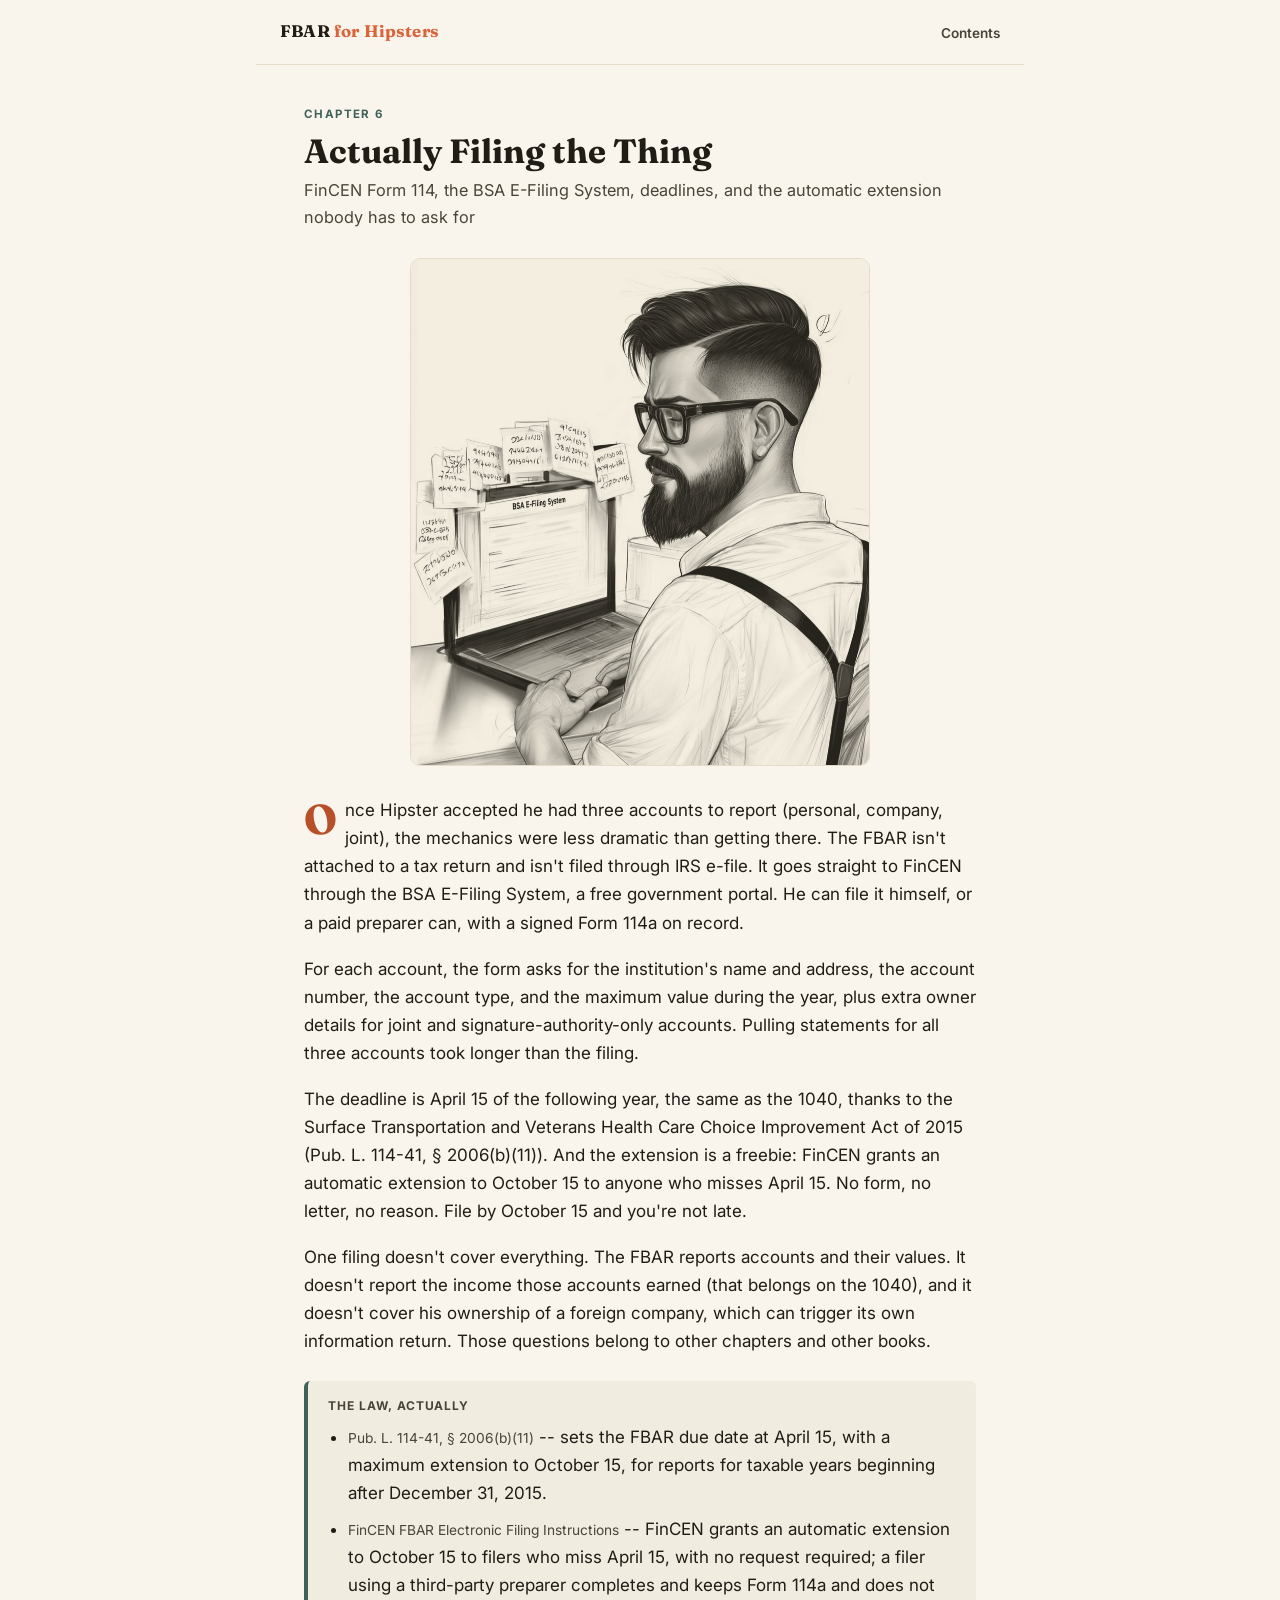
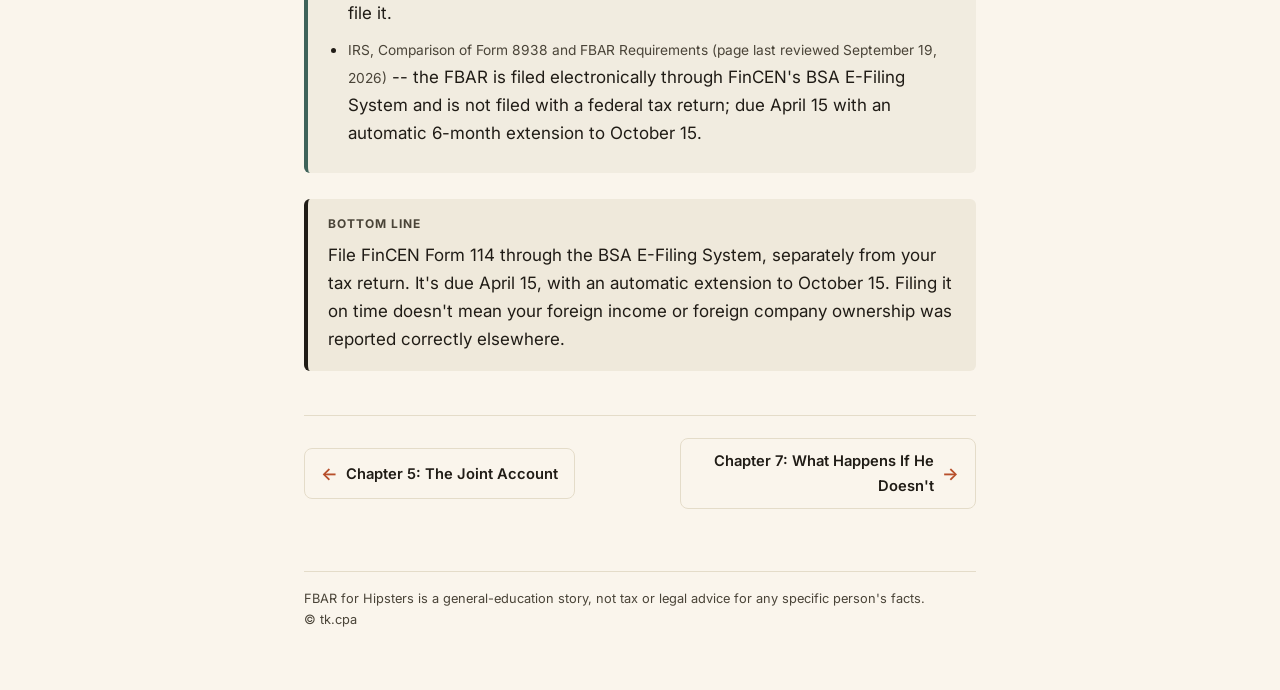
<file: 06-filing-the-fbar.html>
<!doctype html>
<html lang="en">
<head>
<meta charset="utf-8">
<meta name="viewport" content="width=device-width, initial-scale=1">
<title>Actually Filing the Thing -- FBAR for Hipsters, Chapter 6</title>
<meta name="description" content="Chapter 6 walks through how to file FinCEN Form 114 on the BSA E-Filing System, the April 15 deadline, and the automatic extension to October 15.">
<link rel="canonical" href="https://fbarbook.com/06-filing-the-fbar.html">
<link rel="stylesheet" href="assets/style.css">
</head>
<body>
<header class="site-header">
  <a class="brand" href="index.html">FBAR <span>for Hipsters</span></a>
  <nav><a href="index.html">Contents</a></nav>
</header>

<main class="page">
  <p class="kicker">Chapter 6</p>
  <h1 class="title">Actually Filing the Thing</h1>
  <p class="subtitle">FinCEN Form 114, the BSA E-Filing System, deadlines, and the automatic extension nobody has to ask for</p>

  <div class="illo has-img cover-illo" style="margin:0 auto 30px;"><img src="assets/images/06-filing-the-fbar.jpg" alt="Hipster in profile at a laptop showing the BSA E-Filing System page, with sticky notes of account numbers stuck around the screen." loading="lazy" width="900" height="994"></div>

  <div class="story">
    <p>Once Hipster accepted he had three accounts to report (personal, company, joint), the mechanics were less dramatic than getting there. The FBAR isn't attached to a tax return and isn't filed through IRS e-file. It goes straight to FinCEN through the BSA E-Filing System, a free government portal. He can file it himself, or a paid preparer can, with a signed Form 114a on record.</p>
    <p>For each account, the form asks for the institution's name and address, the account number, the account type, and the maximum value during the year, plus extra owner details for joint and signature-authority-only accounts. Pulling statements for all three accounts took longer than the filing.</p>
    <p>The deadline is April 15 of the following year, the same as the 1040, thanks to the Surface Transportation and Veterans Health Care Choice Improvement Act of 2015 (Pub. L. 114-41, &sect; 2006(b)(11)). And the extension is a freebie: FinCEN grants an automatic extension to October 15 to anyone who misses April 15. No form, no letter, no reason. File by October 15 and you're not late.</p>
    <p>One filing doesn't cover everything. The FBAR reports accounts and their values. It doesn't report the income those accounts earned (that belongs on the 1040), and it doesn't cover his ownership of a foreign company, which can trigger its own information return. Those questions belong to other chapters and other books.</p>
  </div>

  <div class="callout law">
    <h3>The Law, Actually</h3>
    <ul>
      <li><span class="cite">Pub. L. 114-41, &sect; 2006(b)(11)</span> -- sets the FBAR due date at April 15, with a maximum extension to October 15, for reports for taxable years beginning after December 31, 2015.</li>
      <li><span class="cite">FinCEN FBAR Electronic Filing Instructions</span> -- FinCEN grants an automatic extension to October 15 to filers who miss April 15, with no request required; a filer using a third-party preparer completes and keeps Form 114a and does not file it.</li>
      <li><span class="cite">IRS, Comparison of Form 8938 and FBAR Requirements (page last reviewed September 19, 2026)</span> -- the FBAR is filed electronically through FinCEN's BSA E-Filing System and is not filed with a federal tax return; due April 15 with an automatic 6-month extension to October 15.</li>
    </ul>
  </div>

  <div class="callout bottom">
    <h3>Bottom Line</h3>
    <p>File FinCEN Form 114 through the BSA E-Filing System, separately from your tax return. It's due April 15, with an automatic extension to October 15. Filing it on time doesn't mean your foreign income or foreign company ownership was reported correctly elsewhere.</p>
  </div>

  <nav class="pagenav">
    <a href="05-joint-account.html"><span class="arrow">&larr;</span> Chapter 5: The Joint Account</a>
    <a class="next" href="07-penalties.html"><span class="arrow">&rarr;</span> Chapter 7: What Happens If He Doesn't</a>
  </nav>
</main>

<footer class="site-footer">
  <div class="disclaimer">FBAR for Hipsters is a general-education story, not tax or legal advice for any specific person's facts.<br>&copy; tk.cpa</div>
</footer>
</body>
</html>
</file>
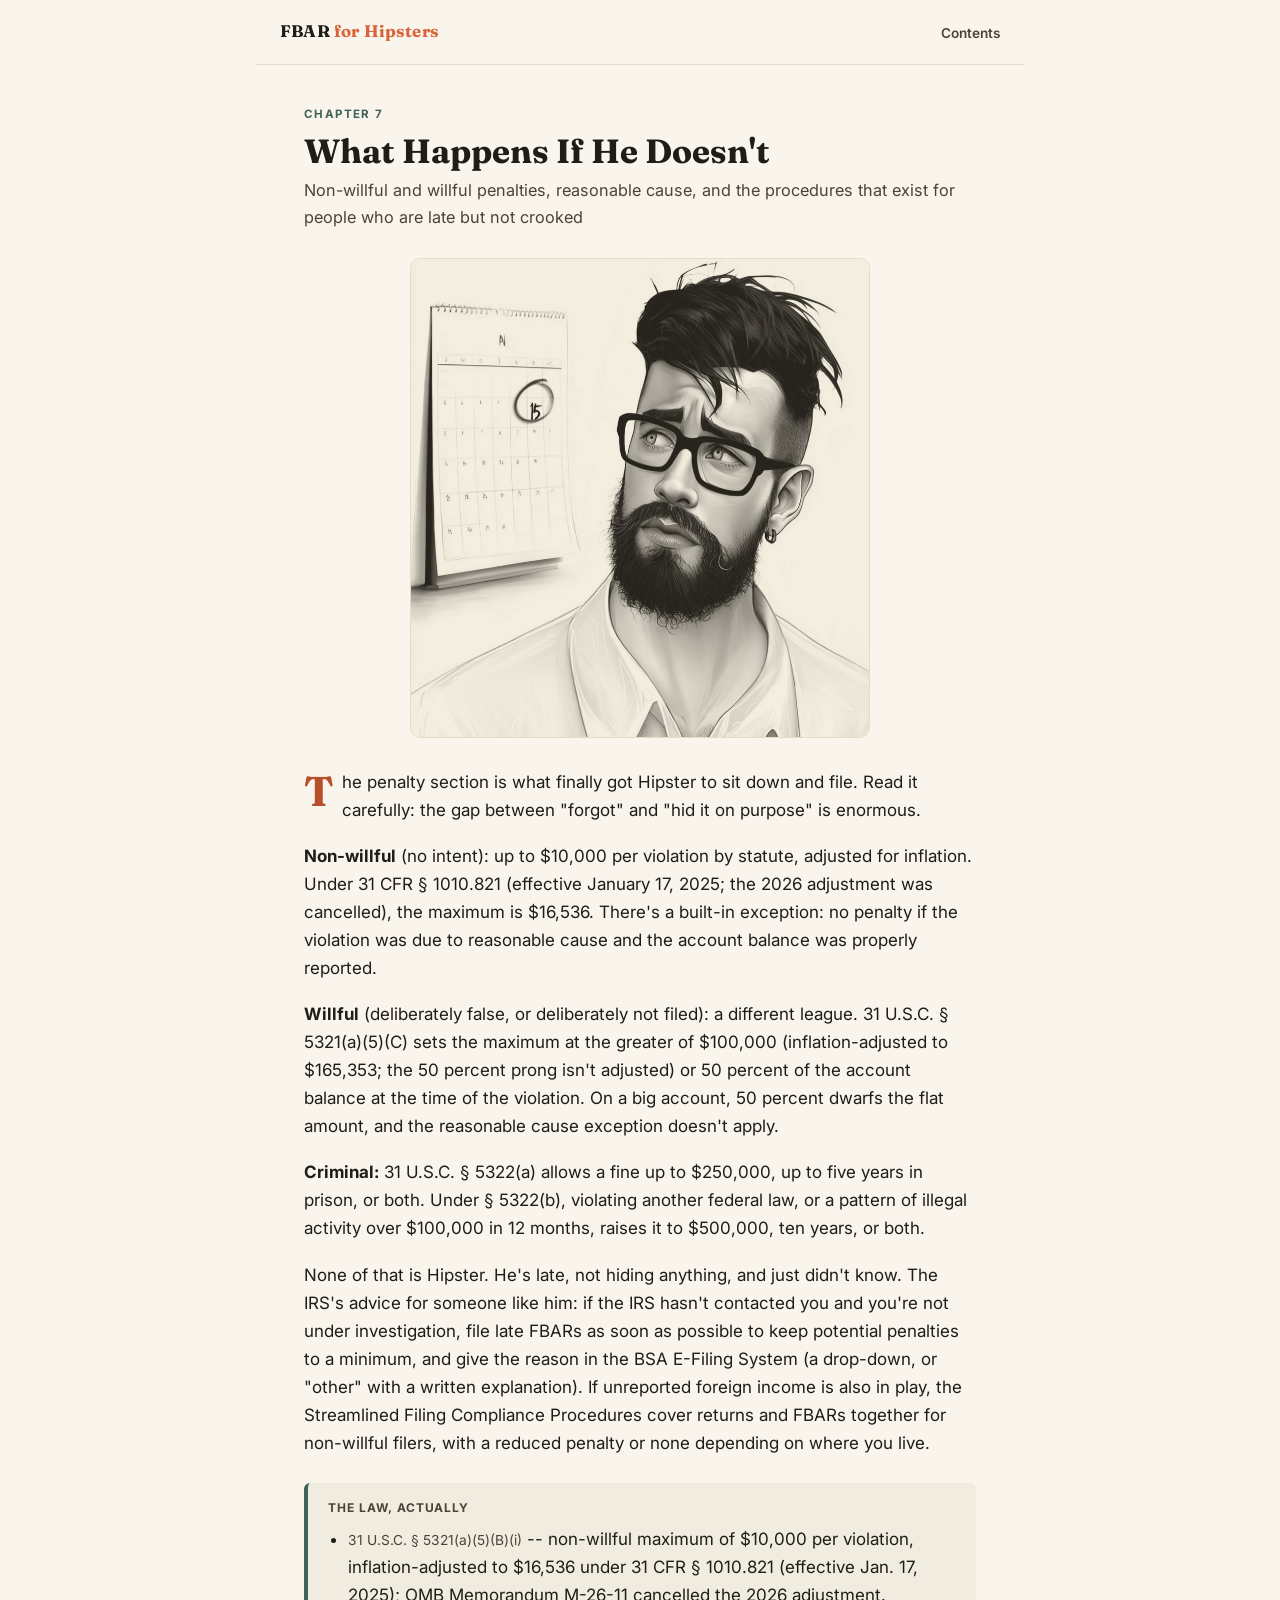
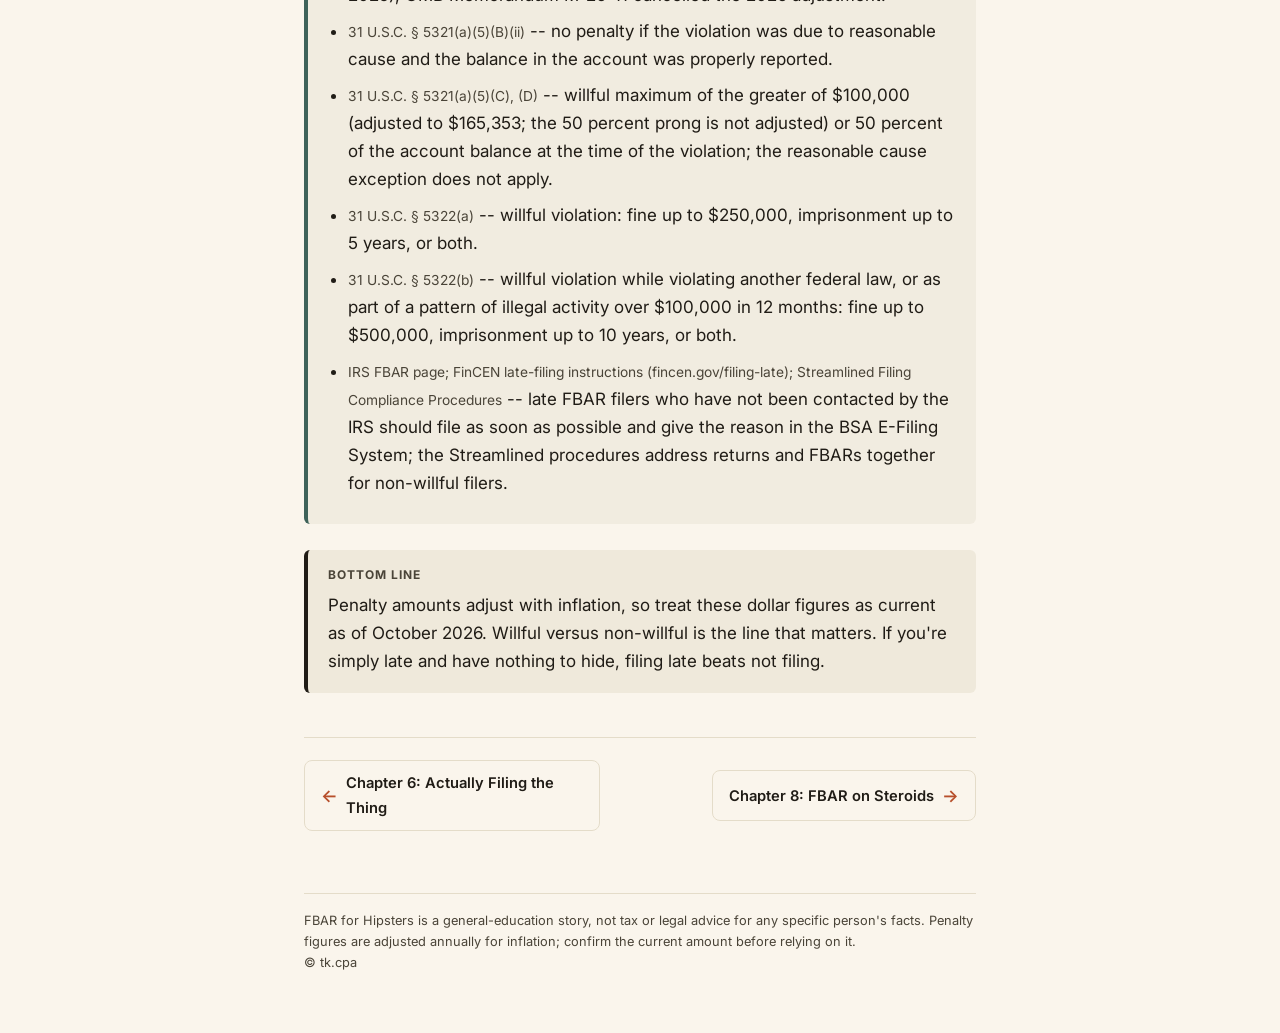
<file: 07-penalties.html>
<!doctype html>
<html lang="en">
<head>
<meta charset="utf-8">
<meta name="viewport" content="width=device-width, initial-scale=1">
<title>What Happens If He Doesn't -- FBAR for Hipsters, Chapter 7</title>
<meta name="description" content="Chapter 7 covers civil and criminal FBAR penalties under 31 U.S.C. 5321 and 5322, the reasonable cause exception, and relief procedures for late filers who are not willful.">
<link rel="canonical" href="https://fbarbook.com/07-penalties.html">
<link rel="stylesheet" href="assets/style.css">
</head>
<body>
<header class="site-header">
  <a class="brand" href="index.html">FBAR <span>for Hipsters</span></a>
  <nav><a href="index.html">Contents</a></nav>
</header>

<main class="page">
  <p class="kicker">Chapter 7</p>
  <h1 class="title">What Happens If He Doesn't</h1>
  <p class="subtitle">Non-willful and willful penalties, reasonable cause, and the procedures that exist for people who are late but not crooked</p>

  <div class="illo has-img cover-illo" style="margin:0 auto 30px;"><img src="assets/images/07-penalties.jpg" alt="Hipster looking worriedly up at a wall calendar with the 15th circled in marker." loading="lazy" width="900" height="938"></div>

  <div class="story">
    <p>The penalty section is what finally got Hipster to sit down and file. Read it carefully: the gap between "forgot" and "hid it on purpose" is enormous.</p>
    <p><strong>Non-willful</strong> (no intent): up to $10,000 per violation by statute, adjusted for inflation. Under 31 CFR &sect; 1010.821 (effective January 17, 2025; the 2026 adjustment was cancelled), the maximum is $16,536. There's a built-in exception: no penalty if the violation was due to reasonable cause and the account balance was properly reported.</p>
    <p><strong>Willful</strong> (deliberately false, or deliberately not filed): a different league. 31 U.S.C. &sect; 5321(a)(5)(C) sets the maximum at the greater of $100,000 (inflation-adjusted to $165,353; the 50 percent prong isn't adjusted) or 50 percent of the account balance at the time of the violation. On a big account, 50 percent dwarfs the flat amount, and the reasonable cause exception doesn't apply.</p>
    <p><strong>Criminal:</strong> 31 U.S.C. &sect; 5322(a) allows a fine up to $250,000, up to five years in prison, or both. Under &sect; 5322(b), violating another federal law, or a pattern of illegal activity over $100,000 in 12 months, raises it to $500,000, ten years, or both.</p>
    <p>None of that is Hipster. He's late, not hiding anything, and just didn't know. The IRS's advice for someone like him: if the IRS hasn't contacted you and you're not under investigation, file late FBARs as soon as possible to keep potential penalties to a minimum, and give the reason in the BSA E-Filing System (a drop-down, or "other" with a written explanation). If unreported foreign income is also in play, the Streamlined Filing Compliance Procedures cover returns and FBARs together for non-willful filers, with a reduced penalty or none depending on where you live.</p>
  </div>

  <div class="callout law">
    <h3>The Law, Actually</h3>
    <ul>
      <li><span class="cite">31 U.S.C. &sect; 5321(a)(5)(B)(i)</span> -- non-willful maximum of $10,000 per violation, inflation-adjusted to $16,536 under 31 CFR &sect; 1010.821 (effective Jan. 17, 2025); OMB Memorandum M-26-11 cancelled the 2026 adjustment.</li>
      <li><span class="cite">31 U.S.C. &sect; 5321(a)(5)(B)(ii)</span> -- no penalty if the violation was due to reasonable cause and the balance in the account was properly reported.</li>
      <li><span class="cite">31 U.S.C. &sect; 5321(a)(5)(C), (D)</span> -- willful maximum of the greater of $100,000 (adjusted to $165,353; the 50 percent prong is not adjusted) or 50 percent of the account balance at the time of the violation; the reasonable cause exception does not apply.</li>
      <li><span class="cite">31 U.S.C. &sect; 5322(a)</span> -- willful violation: fine up to $250,000, imprisonment up to 5 years, or both.</li>
      <li><span class="cite">31 U.S.C. &sect; 5322(b)</span> -- willful violation while violating another federal law, or as part of a pattern of illegal activity over $100,000 in 12 months: fine up to $500,000, imprisonment up to 10 years, or both.</li>
      <li><span class="cite">IRS FBAR page; FinCEN late-filing instructions (fincen.gov/filing-late); Streamlined Filing Compliance Procedures</span> -- late FBAR filers who have not been contacted by the IRS should file as soon as possible and give the reason in the BSA E-Filing System; the Streamlined procedures address returns and FBARs together for non-willful filers.</li>
    </ul>
  </div>

  <div class="callout bottom">
    <h3>Bottom Line</h3>
    <p>Penalty amounts adjust with inflation, so treat these dollar figures as current as of October 2026. Willful versus non-willful is the line that matters. If you're simply late and have nothing to hide, filing late beats not filing.</p>
  </div>

  <nav class="pagenav">
    <a href="06-filing-the-fbar.html"><span class="arrow">&larr;</span> Chapter 6: Actually Filing the Thing</a>
    <a class="next" href="08-fbar-on-steroids.html"><span class="arrow">&rarr;</span> Chapter 8: FBAR on Steroids</a>
  </nav>
</main>

<footer class="site-footer">
  <div class="disclaimer">FBAR for Hipsters is a general-education story, not tax or legal advice for any specific person's facts. Penalty figures are adjusted annually for inflation; confirm the current amount before relying on it.<br>&copy; tk.cpa</div>
</footer>
</body>
</html>
</file>
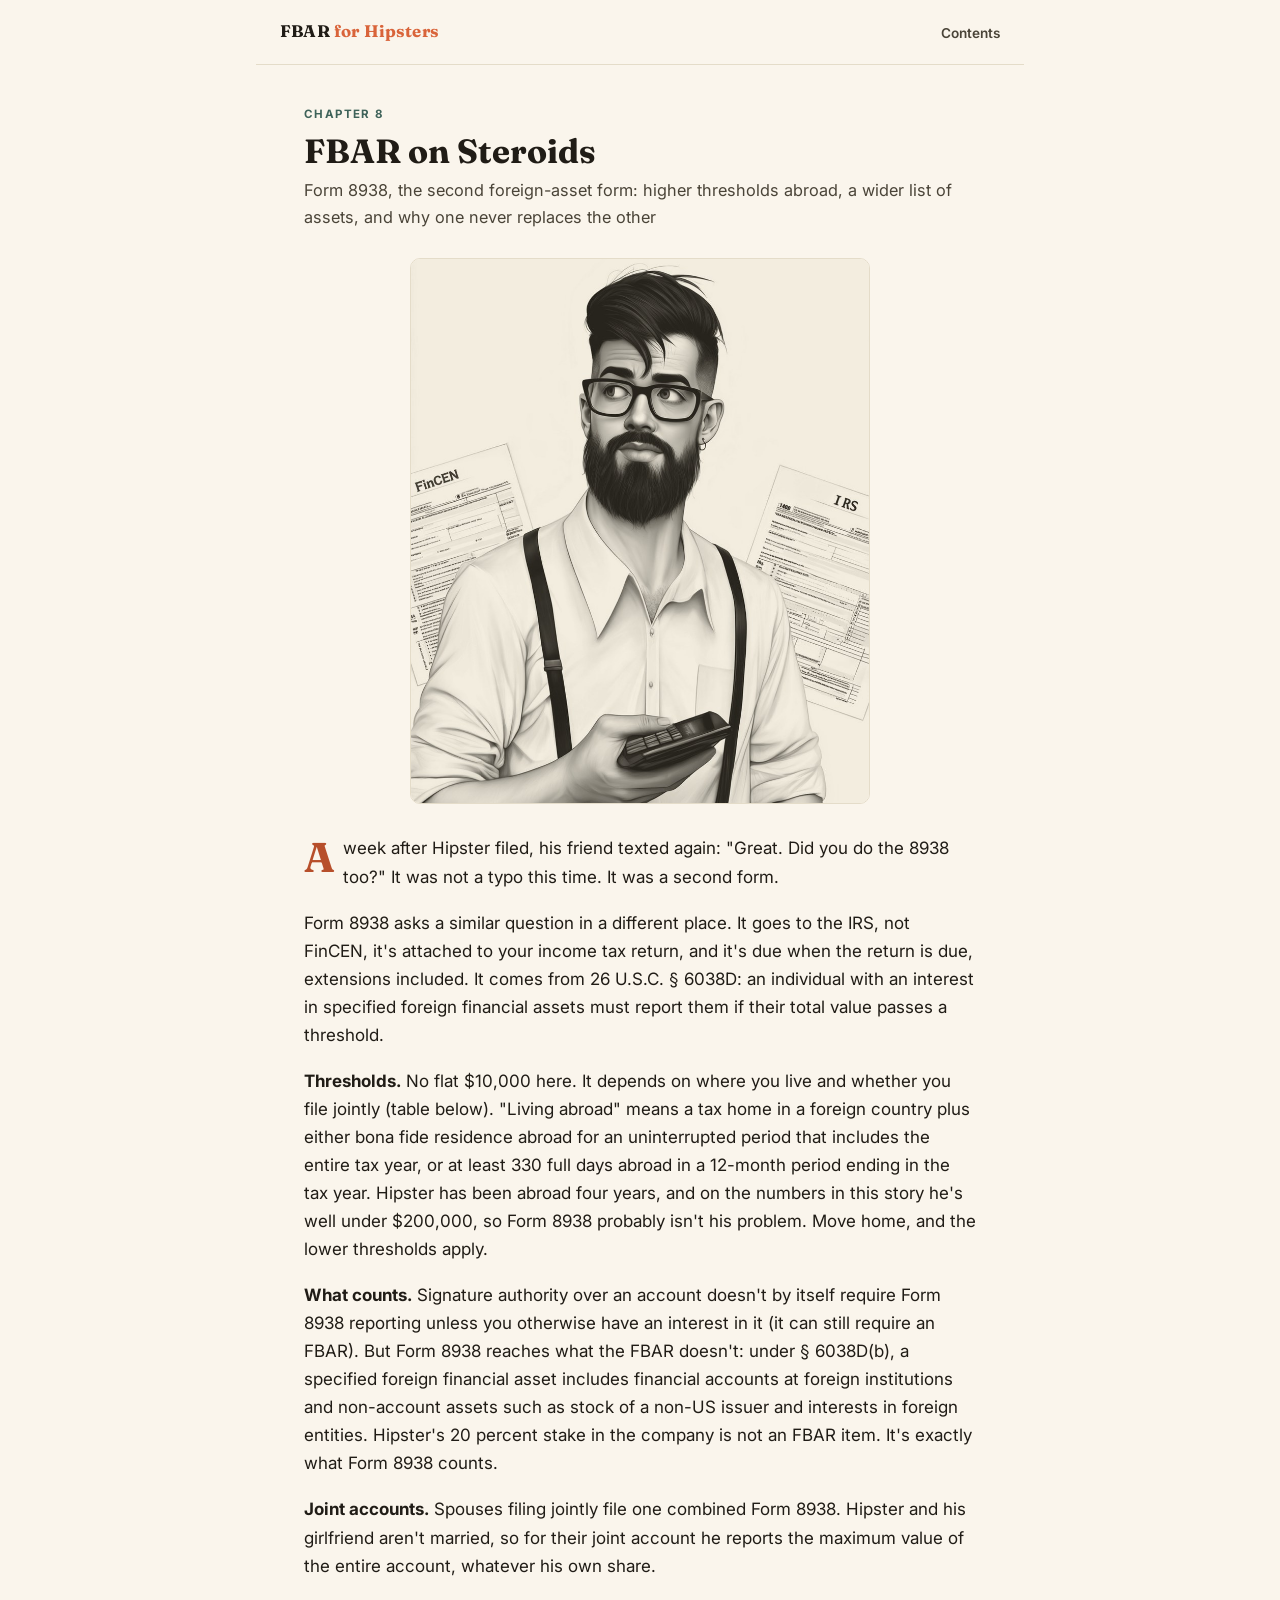
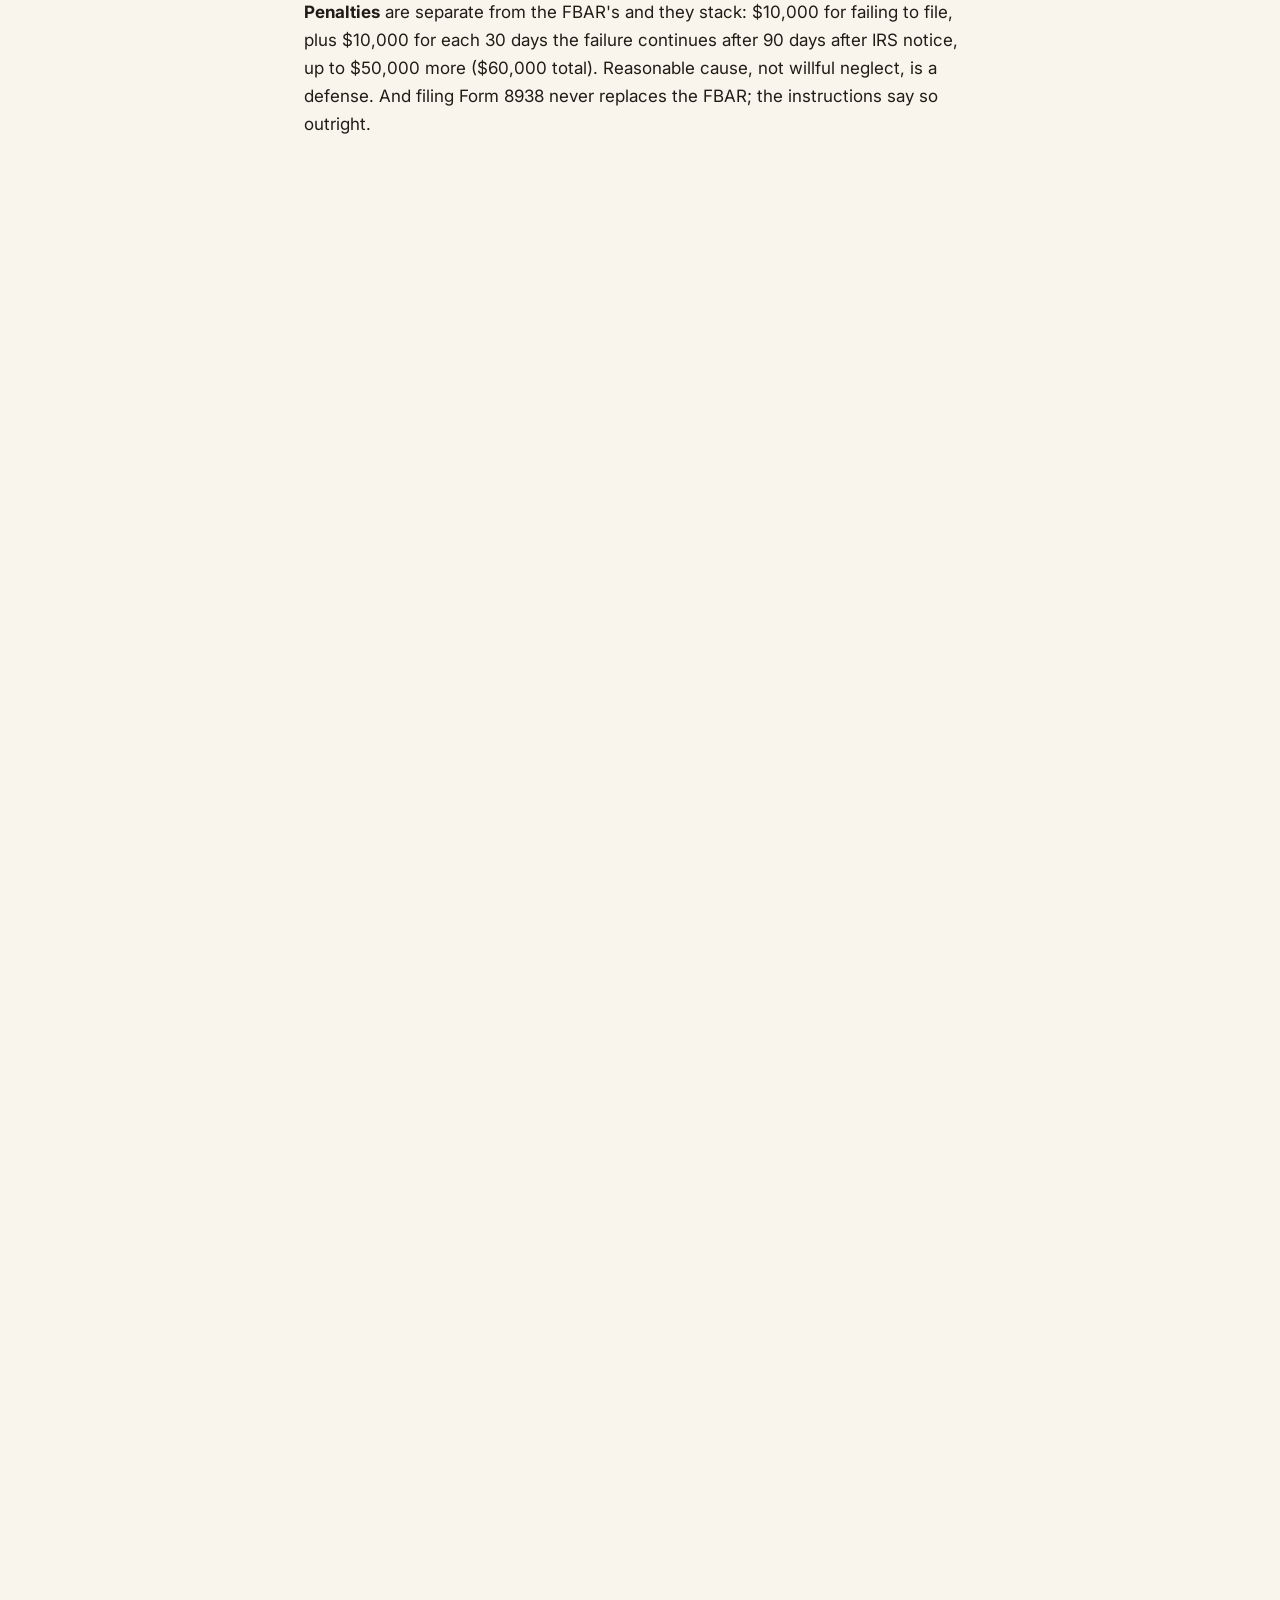
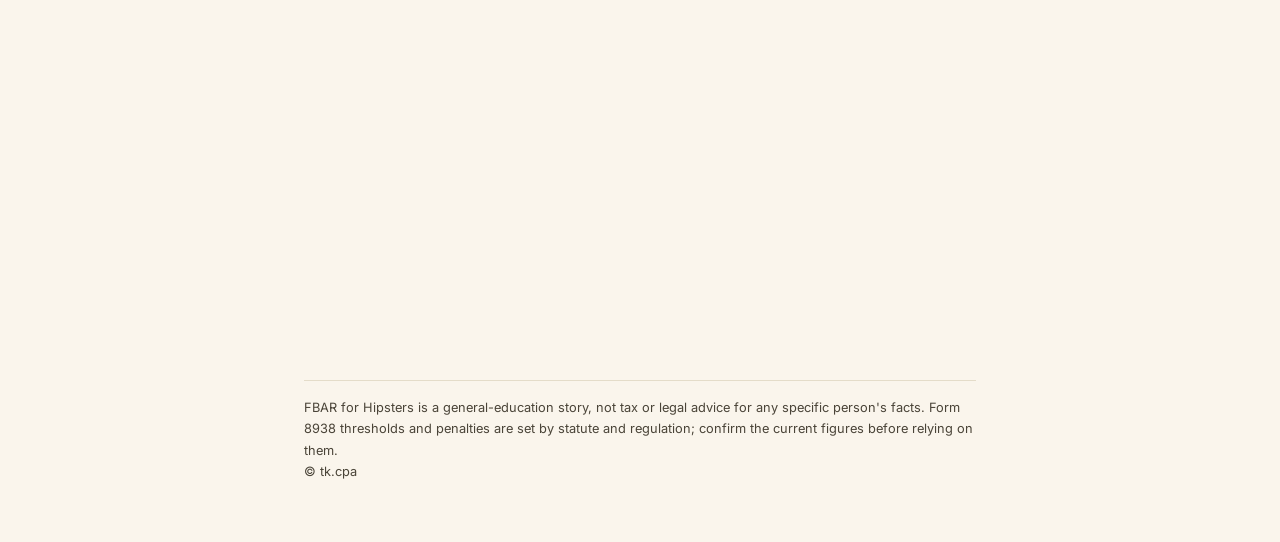
<file: 08-fbar-on-steroids.html>
<!doctype html>
<html lang="en">
<head>
<meta charset="utf-8">
<meta name="viewport" content="width=device-width, initial-scale=1">
<title>FBAR on Steroids -- FBAR for Hipsters, Chapter 8</title>
<meta name="description" content="Chapter 8 compares the FBAR with Form 8938 under 26 U.S.C. 6038D: different thresholds for filers in the US and abroad, different treatment of signature authority and foreign company interests, and separate penalties.">
<link rel="canonical" href="https://fbarbook.com/08-fbar-on-steroids.html">
<link rel="stylesheet" href="assets/style.css">
</head>
<body>
<header class="site-header">
  <a class="brand" href="index.html">FBAR <span>for Hipsters</span></a>
  <nav><a href="index.html">Contents</a></nav>
</header>

<main class="page">
  <p class="kicker">Chapter 8</p>
  <h1 class="title">FBAR on Steroids</h1>
  <p class="subtitle">Form 8938, the second foreign-asset form: higher thresholds abroad, a wider list of assets, and why one never replaces the other</p>

  <div class="illo has-img cover-illo" style="margin:0 auto 30px;"><img src="assets/images/08-fbar-on-steroids.jpg" alt="Hipster holding a calculator and glancing sideways, with one form labeled FinCEN behind him on the left and another labeled IRS on the right." loading="lazy" width="900" height="1069"></div>

  <div class="story">
    <p>A week after Hipster filed, his friend texted again: "Great. Did you do the 8938 too?" It was not a typo this time. It was a second form.</p>
    <p>Form 8938 asks a similar question in a different place. It goes to the IRS, not FinCEN, it's attached to your income tax return, and it's due when the return is due, extensions included. It comes from 26 U.S.C. &sect; 6038D: an individual with an interest in specified foreign financial assets must report them if their total value passes a threshold.</p>
    <p><strong>Thresholds.</strong> No flat $10,000 here. It depends on where you live and whether you file jointly (table below). "Living abroad" means a tax home in a foreign country plus either bona fide residence abroad for an uninterrupted period that includes the entire tax year, or at least 330 full days abroad in a 12-month period ending in the tax year. Hipster has been abroad four years, and on the numbers in this story he's well under $200,000, so Form 8938 probably isn't his problem. Move home, and the lower thresholds apply.</p>
    <p><strong>What counts.</strong> Signature authority over an account doesn't by itself require Form 8938 reporting unless you otherwise have an interest in it (it can still require an FBAR). But Form 8938 reaches what the FBAR doesn't: under &sect; 6038D(b), a specified foreign financial asset includes financial accounts at foreign institutions and non-account assets such as stock of a non-US issuer and interests in foreign entities. Hipster's 20 percent stake in the company is not an FBAR item. It's exactly what Form 8938 counts.</p>
    <p><strong>Joint accounts.</strong> Spouses filing jointly file one combined Form 8938. Hipster and his girlfriend aren't married, so for their joint account he reports the maximum value of the entire account, whatever his own share.</p>
    <p><strong>Penalties</strong> are separate from the FBAR's and they stack: $10,000 for failing to file, plus $10,000 for each 30 days the failure continues after 90 days after IRS notice, up to $50,000 more ($60,000 total). Reasonable cause, not willful neglect, is a defense. And filing Form 8938 never replaces the FBAR; the instructions say so outright.</p>
  </div>

  <div class="cmp-wrap">
    <table class="cmp">
      <thead><tr><th>Filer</th><th>Year-end</th><th>Any time in the year</th></tr></thead>
      <tbody>
        <tr><td>Unmarried, living in the US</td><td>more than $50,000</td><td>more than $75,000</td></tr>
        <tr><td>Married filing jointly, living in the US</td><td>more than $100,000</td><td>more than $150,000</td></tr>
        <tr><td>Unmarried, living abroad</td><td>more than $200,000</td><td>more than $300,000</td></tr>
        <tr><td>Married filing jointly, living abroad</td><td>more than $400,000</td><td>more than $600,000</td></tr>
      </tbody>
    </table>
  </div>

  <div class="cmp-wrap">
    <table class="cmp">
      <thead><tr><th></th><th>FBAR (FinCEN Form 114)</th><th>Form 8938</th></tr></thead>
      <tbody>
        <tr><td>Filed with</td><td>FinCEN, through the BSA E-Filing System</td><td>The IRS, attached to the income tax return</td></tr>
        <tr><td>Trigger</td><td>More than $10,000 in aggregate at any time</td><td>Thresholds above, by residence and filing status</td></tr>
        <tr><td>Signature authority only</td><td>Reportable</td><td>Not by itself, unless you otherwise have an interest in the account</td></tr>
        <tr><td>Foreign company stock or interest</td><td>Not itself an account</td><td>Counts as a specified foreign financial asset</td></tr>
        <tr><td>Non-willful penalty</td><td>Up to $16,536 per violation</td><td>$10,000, plus up to $50,000 after IRS notice</td></tr>
      </tbody>
    </table>
  </div>

  <div class="callout law">
    <h3>The Law, Actually</h3>
    <ul>
      <li><span class="cite">26 U.S.C. &sect; 6038D(a), (b)</span> -- report specified foreign financial assets if their aggregate value exceeds the threshold; includes (b)(1) accounts at foreign financial institutions and (b)(2) non-US stock or securities, financial instruments or contracts with a non-US issuer or counterparty, and interests in foreign entities.</li>
      <li><span class="cite">26 CFR &sect; 1.6038D-2(a)</span> -- thresholds (aggregate value exceeds): $50,000 / $75,000; $100,000 / $150,000 joint in the US; $200,000 / $300,000 abroad; $400,000 / $600,000 joint abroad.</li>
      <li><span class="cite">Instructions for Form 8938</span> -- attach to the return, due with it, extensions included; living-abroad definition; non-spouse joint owners report the maximum value of the entire account; assets reported on a timely filed Form 3520, 5471, 8621, or 8865 are identified, not re-reported; Form 8938 does not replace the FBAR.</li>
      <li><span class="cite">IRS, Comparison of Form 8938 and FBAR Requirements (page last reviewed September 19, 2026)</span> -- signature authority: Form 8938 "No, unless you otherwise have an interest in the account"; FBAR "Yes, subject to exceptions"; foreign stock not held in a financial account is reportable on Form 8938 but not on the FBAR.</li>
      <li><span class="cite">26 U.S.C. &sect; 6038D(d), (g)</span> -- penalty of $10,000, plus $10,000 for each 30-day period (or fraction) after 90 days from IRS notice, with additional penalty capped at $50,000; no penalty if the failure is due to reasonable cause and not willful neglect.</li>
    </ul>
  </div>

  <div class="callout bottom">
    <h3>Bottom Line</h3>
    <p>Two forms, two agencies, two rule sets. The FBAR has the low trigger and catches signature authority. Form 8938 has the high trigger abroad and catches foreign company interests. Hipster likely owes the FBAR but not Form 8938, as long as he stays a qualifying resident abroad and his Form 8938 assets stay under the threshold. Thresholds come from regulation, so confirm the figures for the filing year.</p>
  </div>

  <nav class="pagenav">
    <a href="07-penalties.html"><span class="arrow">&larr;</span> Chapter 7: What Happens If He Doesn't</a>
    <a class="next" href="09-whats-next.html"><span class="arrow">&rarr;</span> Chapter 9: What's Next</a>
  </nav>
</main>

<footer class="site-footer">
  <div class="disclaimer">FBAR for Hipsters is a general-education story, not tax or legal advice for any specific person's facts. Form 8938 thresholds and penalties are set by statute and regulation; confirm the current figures before relying on them.<br>&copy; tk.cpa</div>
</footer>
</body>
</html>
</file>
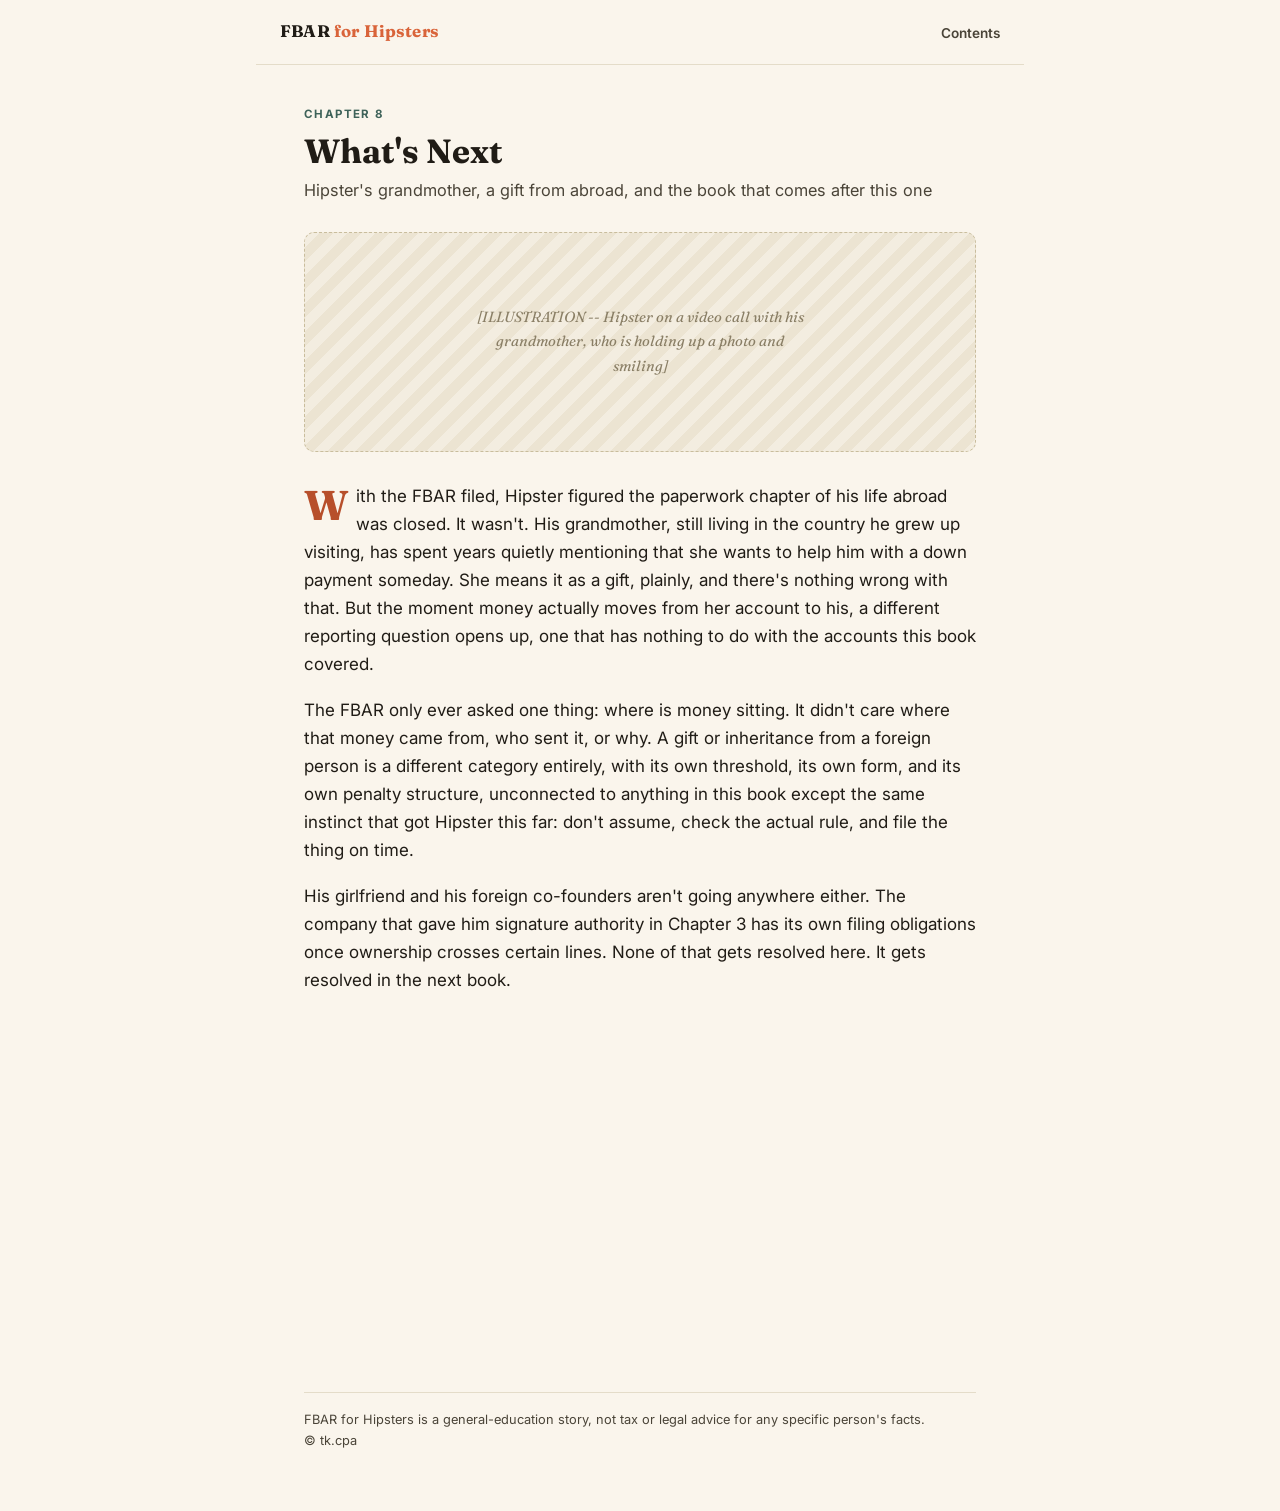
<file: 08-whats-next.html>
<!doctype html>
<html lang="en">
<head>
<meta charset="utf-8">
<meta name="viewport" content="width=device-width, initial-scale=1">
<title>What's Next -- FBAR for Hipsters, Chapter 8</title>
<meta name="description" content="The closing chapter of FBAR for Hipsters sets up the next book in the series, on gifts and inheritances from abroad and Form 3520.">
<link rel="canonical" href="https://fbarbook.com/08-whats-next.html">
<link rel="stylesheet" href="assets/style.css">
</head>
<body>
<header class="site-header">
  <a class="brand" href="index.html">FBAR <span>for Hipsters</span></a>
  <nav><a href="index.html">Contents</a></nav>
</header>

<main class="page">
  <p class="kicker">Chapter 8</p>
  <h1 class="title">What's Next</h1>
  <p class="subtitle">Hipster's grandmother, a gift from abroad, and the book that comes after this one</p>

  <div class="illo" aria-hidden="true"><span>[ILLUSTRATION -- Hipster on a video call with his grandmother, who is holding up a photo and smiling]</span></div>

  <div class="story">
    <p>With the FBAR filed, Hipster figured the paperwork chapter of his life abroad was closed. It wasn't. His grandmother, still living in the country he grew up visiting, has spent years quietly mentioning that she wants to help him with a down payment someday. She means it as a gift, plainly, and there's nothing wrong with that. But the moment money actually moves from her account to his, a different reporting question opens up, one that has nothing to do with the accounts this book covered.</p>
    <p>The FBAR only ever asked one thing: where is money sitting. It didn't care where that money came from, who sent it, or why. A gift or inheritance from a foreign person is a different category entirely, with its own threshold, its own form, and its own penalty structure, unconnected to anything in this book except the same instinct that got Hipster this far: don't assume, check the actual rule, and file the thing on time.</p>
    <p>His girlfriend and his foreign co-founders aren't going anywhere either. The company that gave him signature authority in Chapter 3 has its own filing obligations once ownership crosses certain lines. None of that gets resolved here. It gets resolved in the next book.</p>
  </div>

  <div class="callout bottom">
    <h3>Coming Next in the Series</h3>
    <p>Hipster's grandmother's gift is where the next book picks up: what counts as a reportable gift or bequest from someone abroad, the filing threshold, and Form 3520. The company from Chapter 3, and what his foreign co-founders mean for his own filing obligations, carries forward from there too.</p>
  </div>

  <nav class="pagenav">
    <a href="07-penalties.html"><span class="arrow">&larr;</span> Chapter 7: What Happens If He Doesn't</a>
    <a class="next toc-link" href="index.html">Back to Contents</a>
  </nav>
</main>

<footer class="site-footer">
  <div class="disclaimer">FBAR for Hipsters is a general-education story, not tax or legal advice for any specific person's facts.<br>&copy; tk.cpa</div>
</footer>
</body>
</html>
</file>
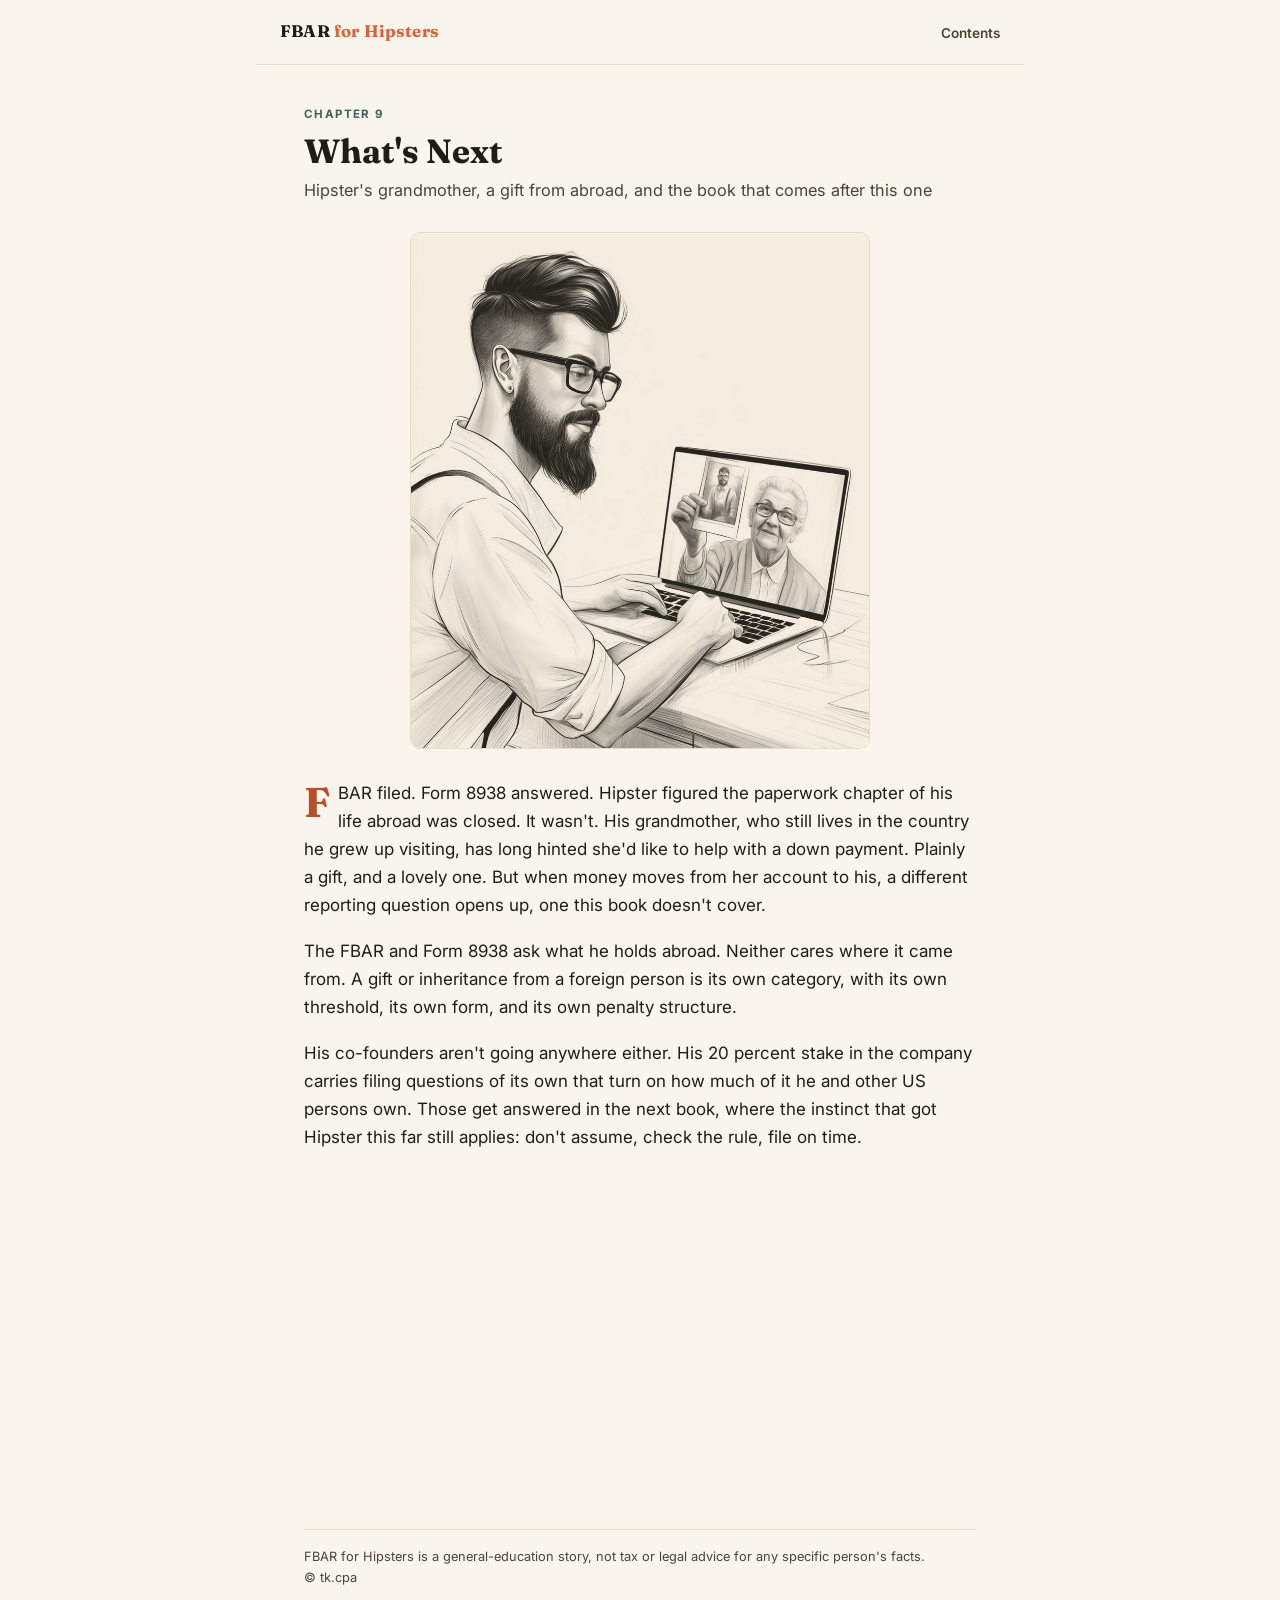
<file: 09-whats-next.html>
<!doctype html>
<html lang="en">
<head>
<meta charset="utf-8">
<meta name="viewport" content="width=device-width, initial-scale=1">
<title>What's Next -- FBAR for Hipsters, Chapter 9</title>
<meta name="description" content="The closing chapter of FBAR for Hipsters sets up the next book in the series, on gifts and inheritances from abroad and Form 3520.">
<link rel="canonical" href="https://fbarbook.com/09-whats-next.html">
<link rel="stylesheet" href="assets/style.css">
</head>
<body>
<header class="site-header">
  <a class="brand" href="index.html">FBAR <span>for Hipsters</span></a>
  <nav><a href="index.html">Contents</a></nav>
</header>

<main class="page">
  <p class="kicker">Chapter 9</p>
  <h1 class="title">What's Next</h1>
  <p class="subtitle">Hipster's grandmother, a gift from abroad, and the book that comes after this one</p>

  <div class="illo has-img cover-illo" style="margin:0 auto 30px;"><img src="assets/images/09-whats-next.jpg" alt="Hipster at a laptop on a video call with his grandmother, who holds up a framed photo of him toward the camera and smiles." loading="lazy" width="900" height="1012"></div>

  <div class="story">
    <p>FBAR filed. Form 8938 answered. Hipster figured the paperwork chapter of his life abroad was closed. It wasn't. His grandmother, who still lives in the country he grew up visiting, has long hinted she'd like to help with a down payment. Plainly a gift, and a lovely one. But when money moves from her account to his, a different reporting question opens up, one this book doesn't cover.</p>
    <p>The FBAR and Form 8938 ask what he holds abroad. Neither cares where it came from. A gift or inheritance from a foreign person is its own category, with its own threshold, its own form, and its own penalty structure.</p>
    <p>His co-founders aren't going anywhere either. His 20 percent stake in the company carries filing questions of its own that turn on how much of it he and other US persons own. Those get answered in the next book, where the instinct that got Hipster this far still applies: don't assume, check the rule, file on time.</p>
  </div>

  <div class="callout bottom">
    <h3>Coming Next in the Series</h3>
    <p>Hipster's grandmother's gift is where the next book picks up: what counts as a reportable gift or bequest from someone abroad, the filing threshold, and Form 3520. The company from Chapter 3, and what his co-founders mean for his own filing obligations, carries forward from there.</p>
  </div>

  <nav class="pagenav">
    <a href="08-fbar-on-steroids.html"><span class="arrow">&larr;</span> Chapter 8: FBAR on Steroids</a>
    <a class="next toc-link" href="index.html">Back to Contents</a>
  </nav>
</main>

<footer class="site-footer">
  <div class="disclaimer">FBAR for Hipsters is a general-education story, not tax or legal advice for any specific person's facts.<br>&copy; tk.cpa</div>
</footer>
</body>
</html>
</file>
<file: assets/style.css>
/* FBAR for Hipsters -- shared stylesheet */

@import url('https://fonts.googleapis.com/css2?family=Fraunces:ital,opsz,wght@0,9..144,400;0,9..144,600;0,9..144,700;1,9..144,500&family=Inter:wght@400;500;600;700&display=swap');

:root{
  --bg:#faf5ec;
  --paper:#fffdf8;
  --ink:#201c16;
  --ink-soft:#4a4438;
  --accent:#d9643a;
  --accent-dark:#b74f2b;
  --sage:#3e6259;
  --line:#e4dcc9;
  --law-bg:#f1ece0;
  --max:720px;
}

*{box-sizing:border-box;}

html{scroll-behavior:smooth;}

body{
  margin:0;
  background:var(--bg);
  color:var(--ink);
  font-family:'Inter',system-ui,sans-serif;
  font-size:17px;
  line-height:1.65;
  -webkit-font-smoothing:antialiased;
}

a{color:var(--accent-dark);text-decoration-thickness:1px;}
a:hover{color:var(--accent);}

h1,h2,h3,.display{
  font-family:'Fraunces',Georgia,serif;
  font-weight:700;
  line-height:1.15;
  color:var(--ink);
}

.site-header{
  border-bottom:1px solid var(--line);
  padding:18px 24px;
  display:flex;
  align-items:center;
  justify-content:space-between;
  max-width:calc(var(--max) + 48px);
  margin:0 auto;
}

.site-header .brand{
  font-family:'Fraunces',serif;
  font-weight:700;
  font-size:1.05rem;
  text-decoration:none;
  color:var(--ink);
  letter-spacing:.01em;
}

.site-header .brand span{color:var(--accent);}

.site-header nav a{
  font-size:.85rem;
  color:var(--ink-soft);
  text-decoration:none;
  margin-left:18px;
  font-weight:600;
}

.site-header nav a:hover{color:var(--accent-dark);}

main.page{
  max-width:var(--max);
  margin:0 auto;
  padding:40px 24px 24px;
  animation:turnIn .55s cubic-bezier(.2,.7,.3,1) both;
  transform-style:preserve-3d;
  perspective:1400px;
}

@keyframes turnIn{
  from{opacity:0; transform:rotateY(-6deg) translateX(-18px);}
  to{opacity:1; transform:none;}
}

@media (prefers-reduced-motion: reduce){
  main.page{animation:none;}
}

.kicker{
  text-transform:uppercase;
  letter-spacing:.12em;
  font-size:.72rem;
  font-weight:700;
  color:var(--sage);
  margin:0 0 8px;
}

h1.title{font-size:2.1rem;margin:0 0 6px;}
.subtitle{color:var(--ink-soft);font-size:1.02rem;margin:0 0 28px;}

.illo{
  border:1.5px dashed #c9bd9d;
  background:repeating-linear-gradient(135deg,#f3ede0,#f3ede0 10px,#ece4d2 10px,#ece4d2 20px);
  border-radius:10px;
  min-height:220px;
  display:flex;
  align-items:center;
  justify-content:center;
  text-align:center;
  padding:18px;
  margin:0 0 30px;
}

.illo span{
  font-family:'Fraunces',serif;
  font-style:italic;
  color:#8a7f66;
  font-size:.92rem;
  max-width:340px;
}

.illo.has-img{
  padding:0;
  overflow:hidden;
  background:none;
  border-style:solid;
  border-color:var(--line);
}

.illo.has-img img{
  display:block;
  width:100%;
  height:100%;
  object-fit:cover;
  min-height:220px;
}

.story p{margin:0 0 18px;}
.story p:first-of-type::first-letter{
  font-family:'Fraunces',serif;
  font-weight:700;
  font-size:2.6rem;
  float:left;
  line-height:.85;
  padding:6px 8px 0 0;
  color:var(--accent-dark);
}

.callout{
  background:var(--law-bg);
  border-left:4px solid var(--sage);
  border-radius:6px;
  padding:18px 20px;
  margin:26px 0;
}

.callout.law{border-left-color:var(--sage);}
.callout.flag{border-left-color:var(--accent);background:#fbeee5;}
.callout.bottom{border-left-color:var(--ink);background:#efe9db;}

.callout h3{
  font-family:'Inter',sans-serif;
  text-transform:uppercase;
  letter-spacing:.08em;
  font-size:.75rem;
  font-weight:700;
  margin:0 0 10px;
  color:var(--ink-soft);
}

.callout ul{margin:8px 0 0;padding-left:20px;}
.callout li{margin:0 0 8px;}
.callout p{margin:0 0 10px;}
.callout p:last-child{margin-bottom:0;}
.cite{font-size:.86rem;color:var(--ink-soft);}

.pagenav{
  display:flex;
  justify-content:space-between;
  align-items:center;
  margin-top:44px;
  padding-top:22px;
  border-top:1px solid var(--line);
  gap:12px;
}

.pagenav a{
  text-decoration:none;
  font-weight:600;
  font-size:.92rem;
  color:var(--ink);
  border:1.5px solid var(--line);
  border-radius:8px;
  padding:10px 16px;
  display:flex;
  align-items:center;
  gap:8px;
  max-width:44%;
  transition:border-color .15s, transform .15s;
}

.pagenav a:hover{border-color:var(--accent);transform:translateY(-1px);}
.pagenav a.next{margin-left:auto;text-align:right;flex-direction:row-reverse;}
.pagenav .arrow{color:var(--accent-dark);font-size:1.1rem;}
.pagenav .toc-link{border:none;color:var(--ink-soft);font-weight:600;}

.site-footer{
  max-width:var(--max);
  margin:0 auto;
  padding:30px 24px 60px;
  font-size:.8rem;
  color:var(--ink-soft);
}

.site-footer .disclaimer{
  border-top:1px solid var(--line);
  padding-top:16px;
  margin-top:8px;
}

/* index / TOC page */
.cover{
  text-align:center;
  padding:60px 24px 30px;
}
.cover .kicker{justify-content:center;}
.cover h1{font-size:2.7rem;margin:8px 0 14px;}
.cover p.lede{color:var(--ink-soft);max-width:520px;margin:0 auto 30px;font-size:1.05rem;}

.illo.has-img.cover-illo{
  max-width:460px;
  margin:0 auto;
  min-height:0;
}
.illo.has-img.cover-illo img{min-height:0;}

.toc{
  list-style:none;
  margin:0 auto 40px;
  padding:0;
  max-width:var(--max);
}
.toc li{
  border:1px solid var(--line);
  border-radius:10px;
  margin-bottom:12px;
  background:var(--paper);
}
.toc a{
  display:flex;
  align-items:center;
  gap:16px;
  padding:16px 18px;
  text-decoration:none;
  color:var(--ink);
}
.toc a:hover{border-color:var(--accent);}
.toc .num{
  font-family:'Fraunces',serif;
  font-weight:700;
  color:var(--accent-dark);
  font-size:1.3rem;
  min-width:28px;
}
.toc .t-title{font-weight:600;display:block;}
.toc .t-desc{color:var(--ink-soft);font-size:.85rem;display:block;margin-top:2px;}

.cmp-wrap{overflow-x:auto;margin:0 0 26px;}
.cmp{width:100%;border-collapse:collapse;font-size:.93rem;background:var(--paper);}
.cmp th,.cmp td{border:1px solid var(--line);padding:9px 11px;text-align:left;vertical-align:top;}
.cmp th{background:var(--law-bg);font-family:'Fraunces',serif;font-size:.9rem;}
.cmp td:first-child{font-weight:600;}
</file>
